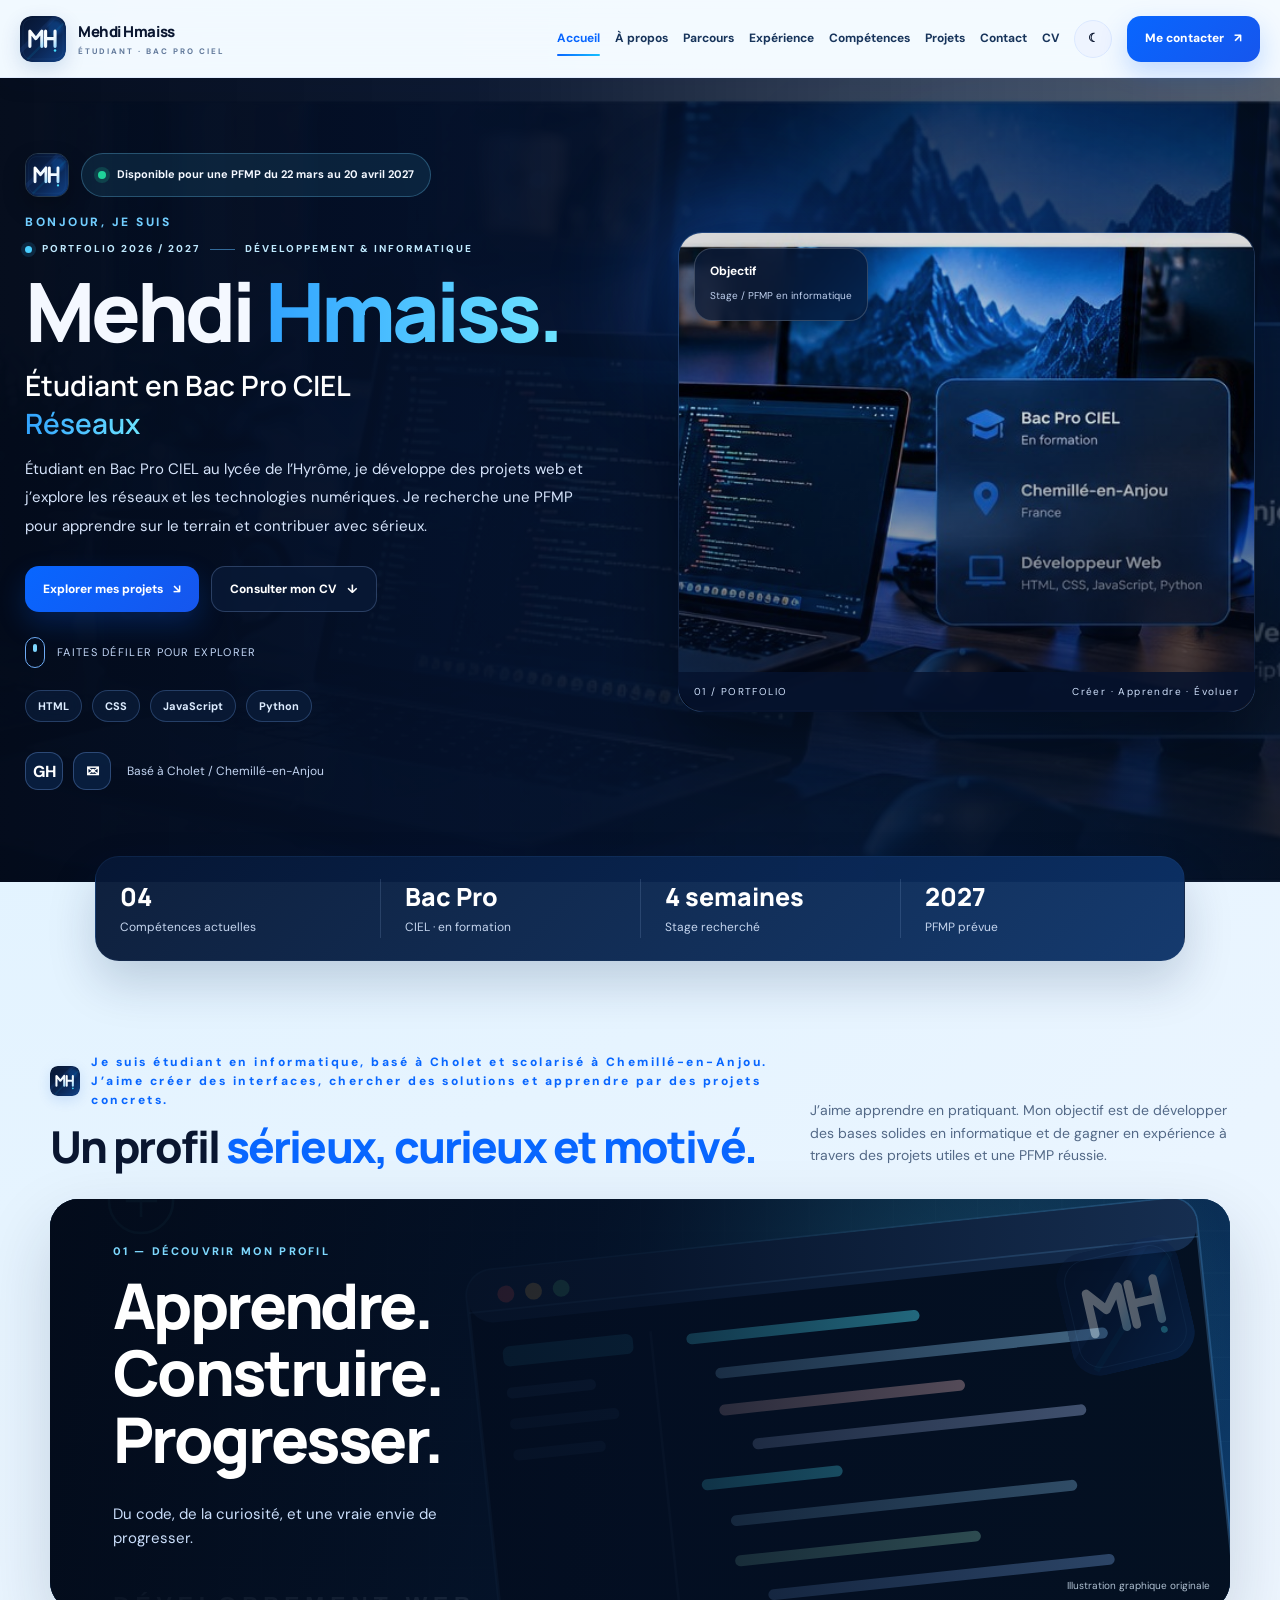
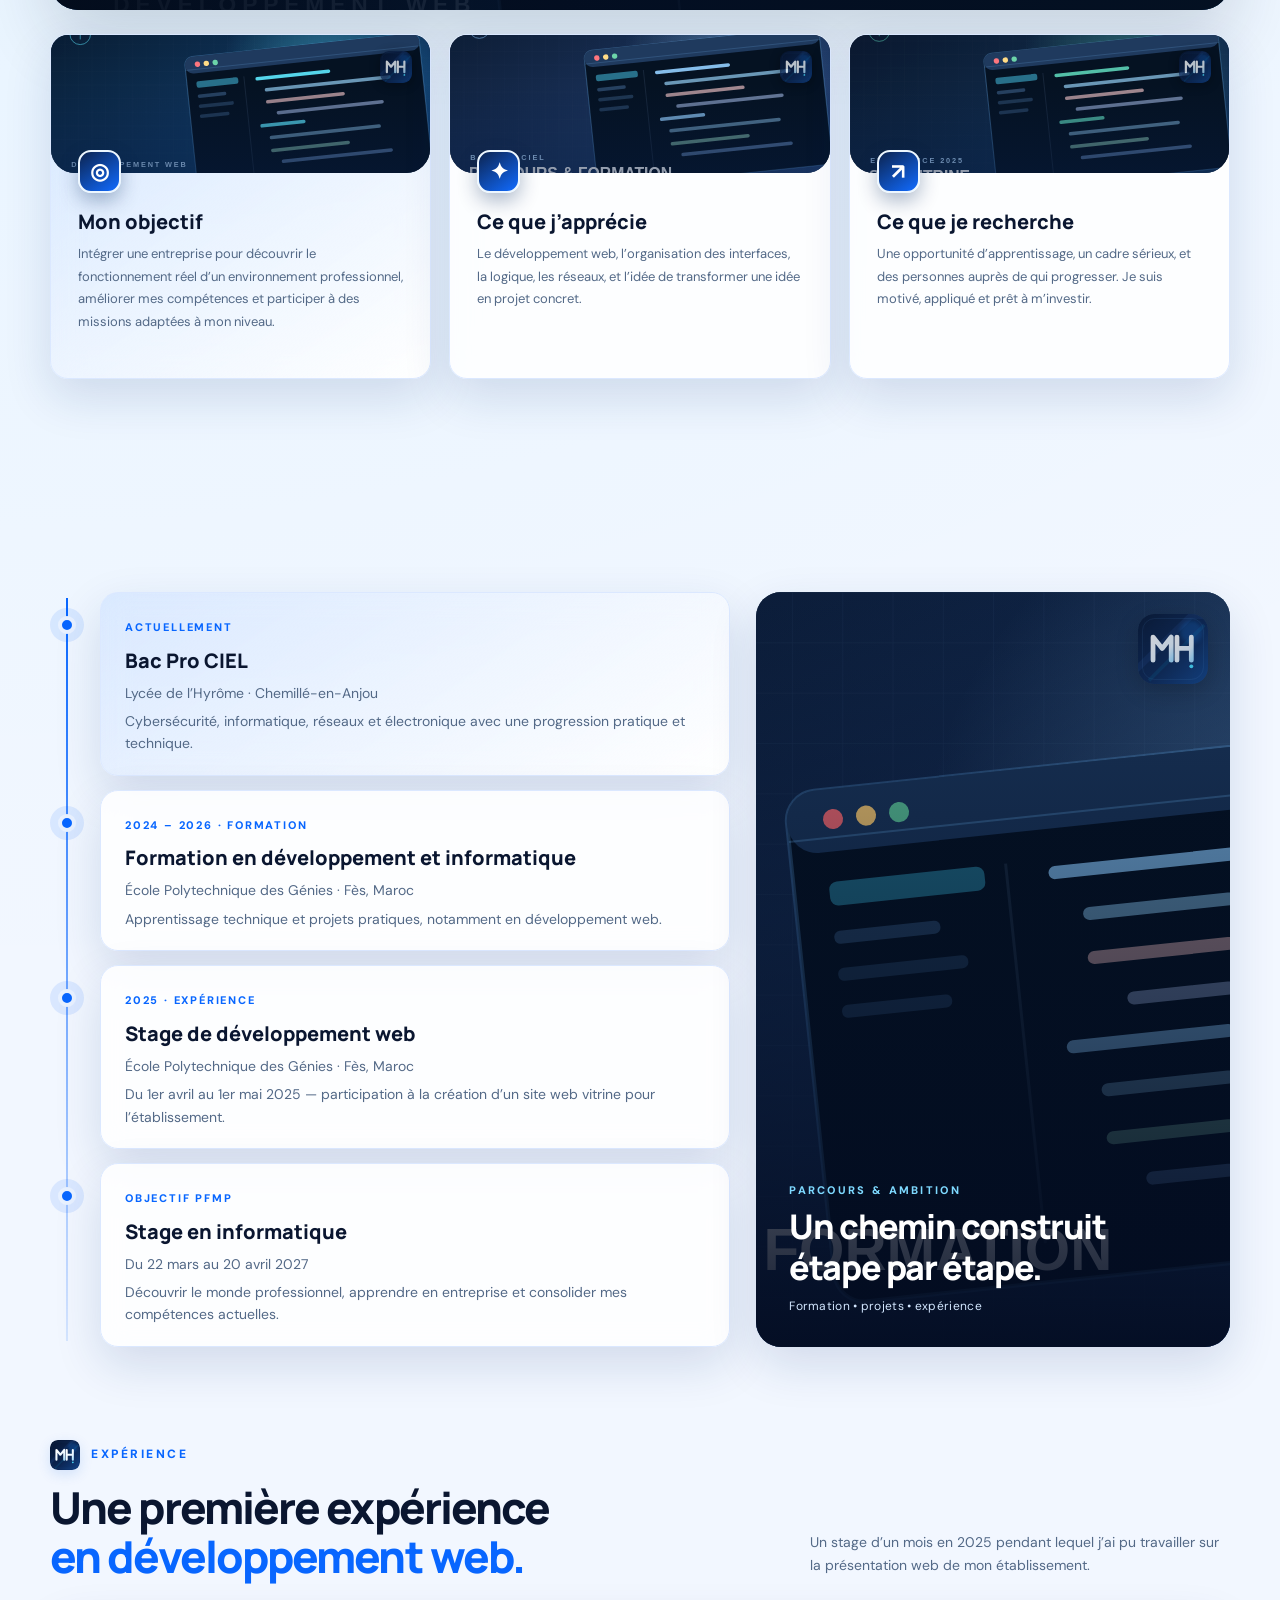
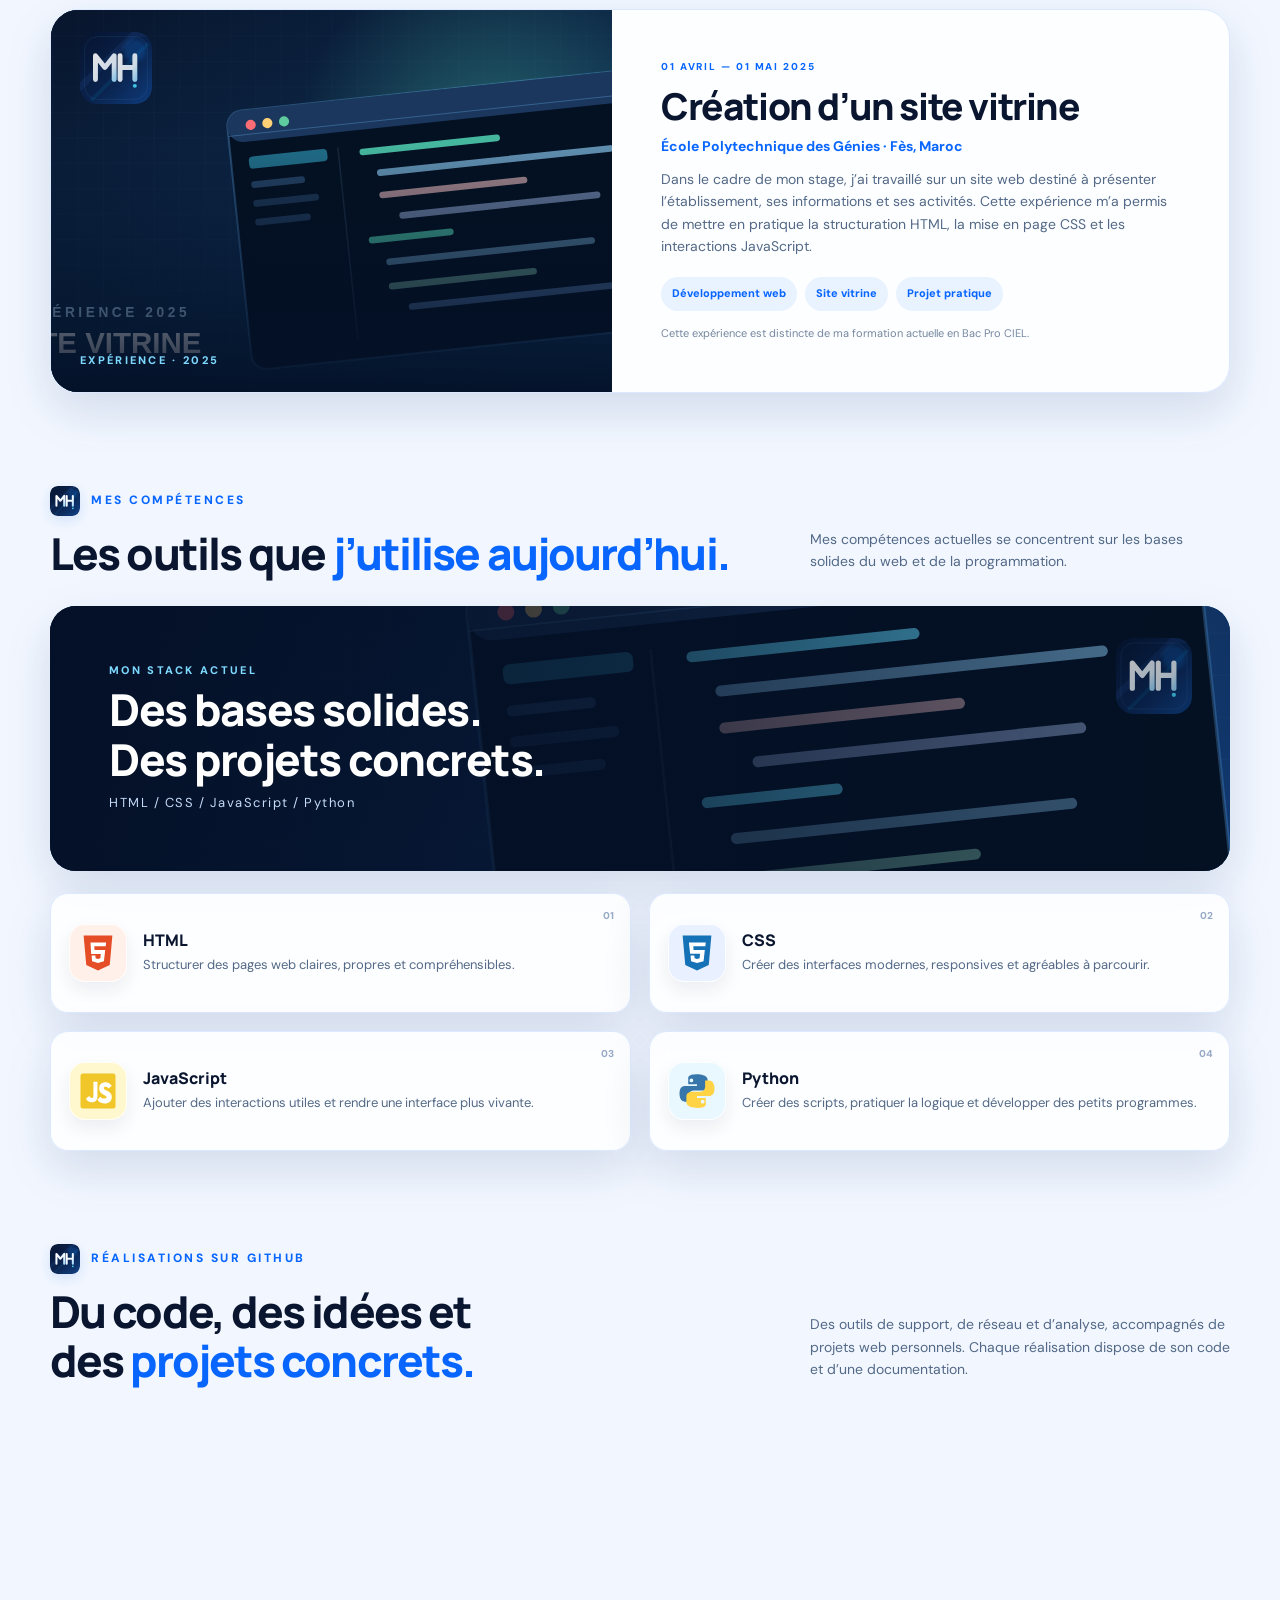
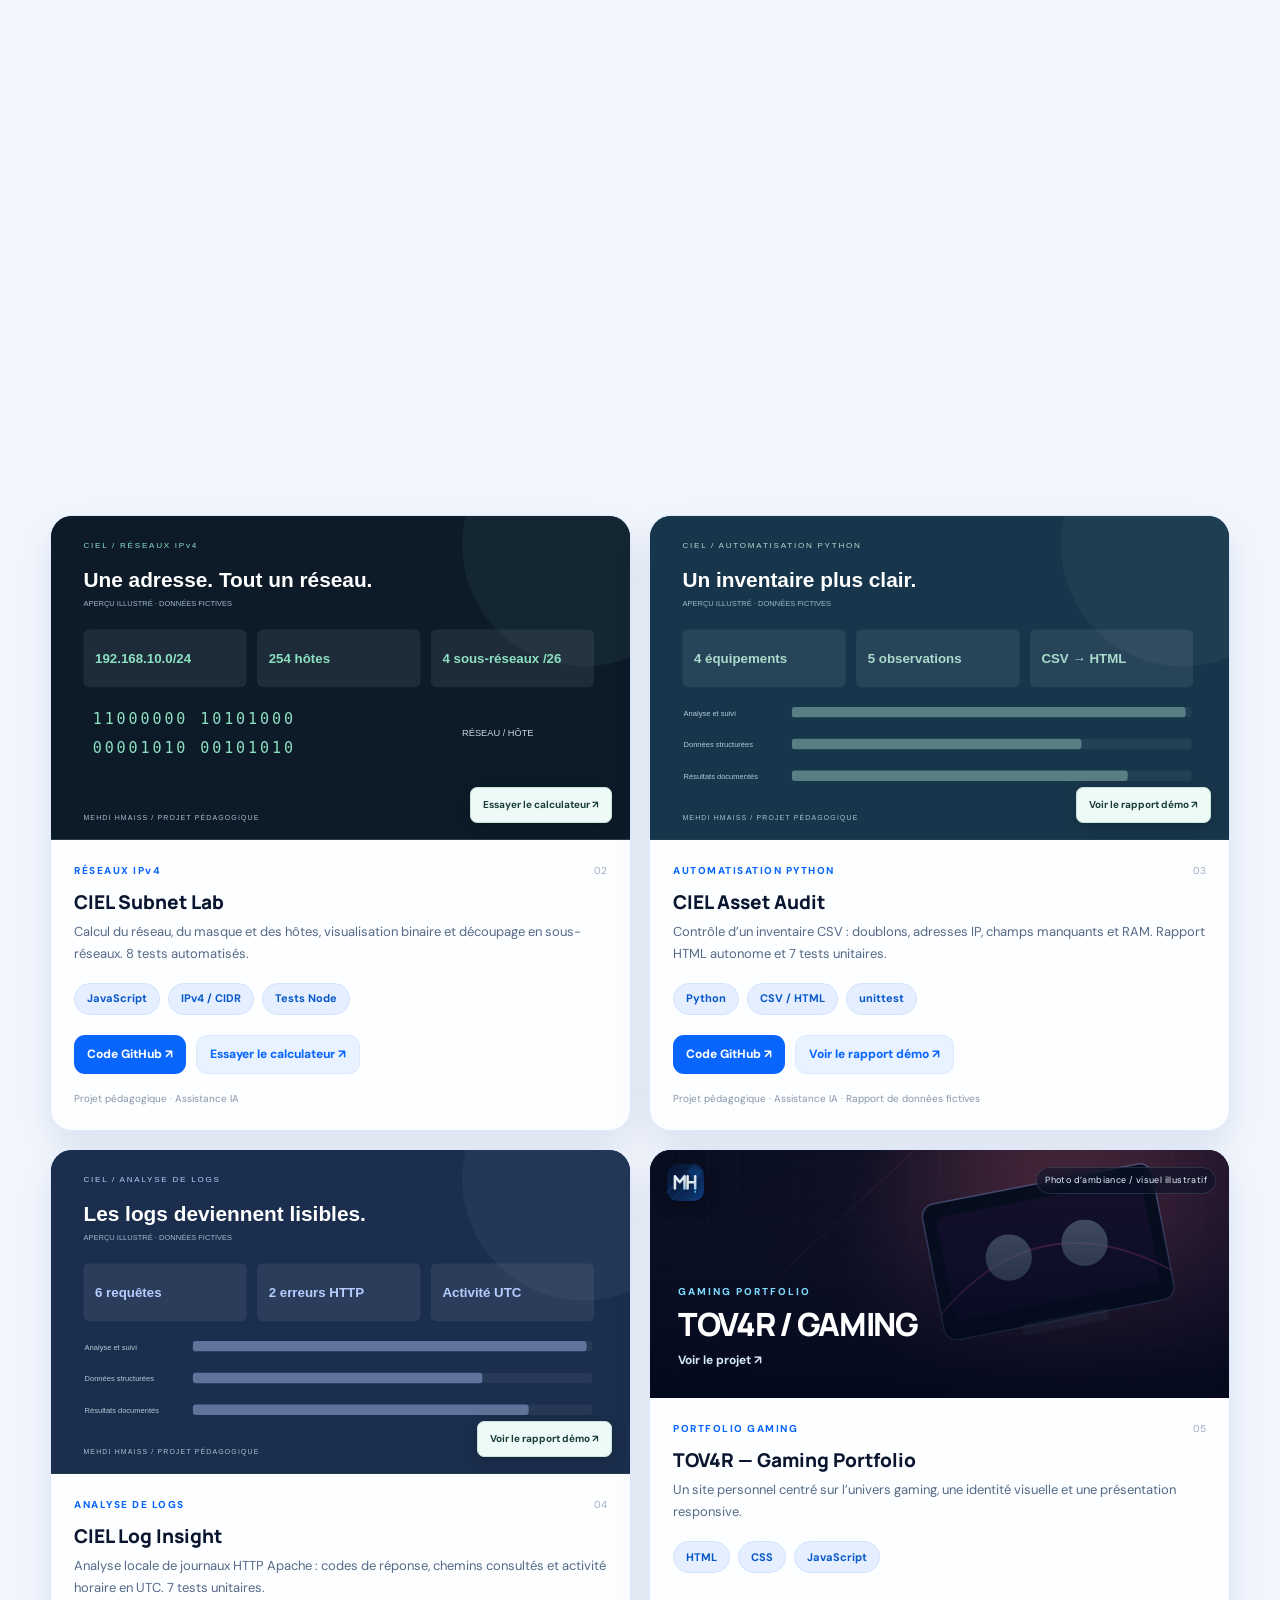
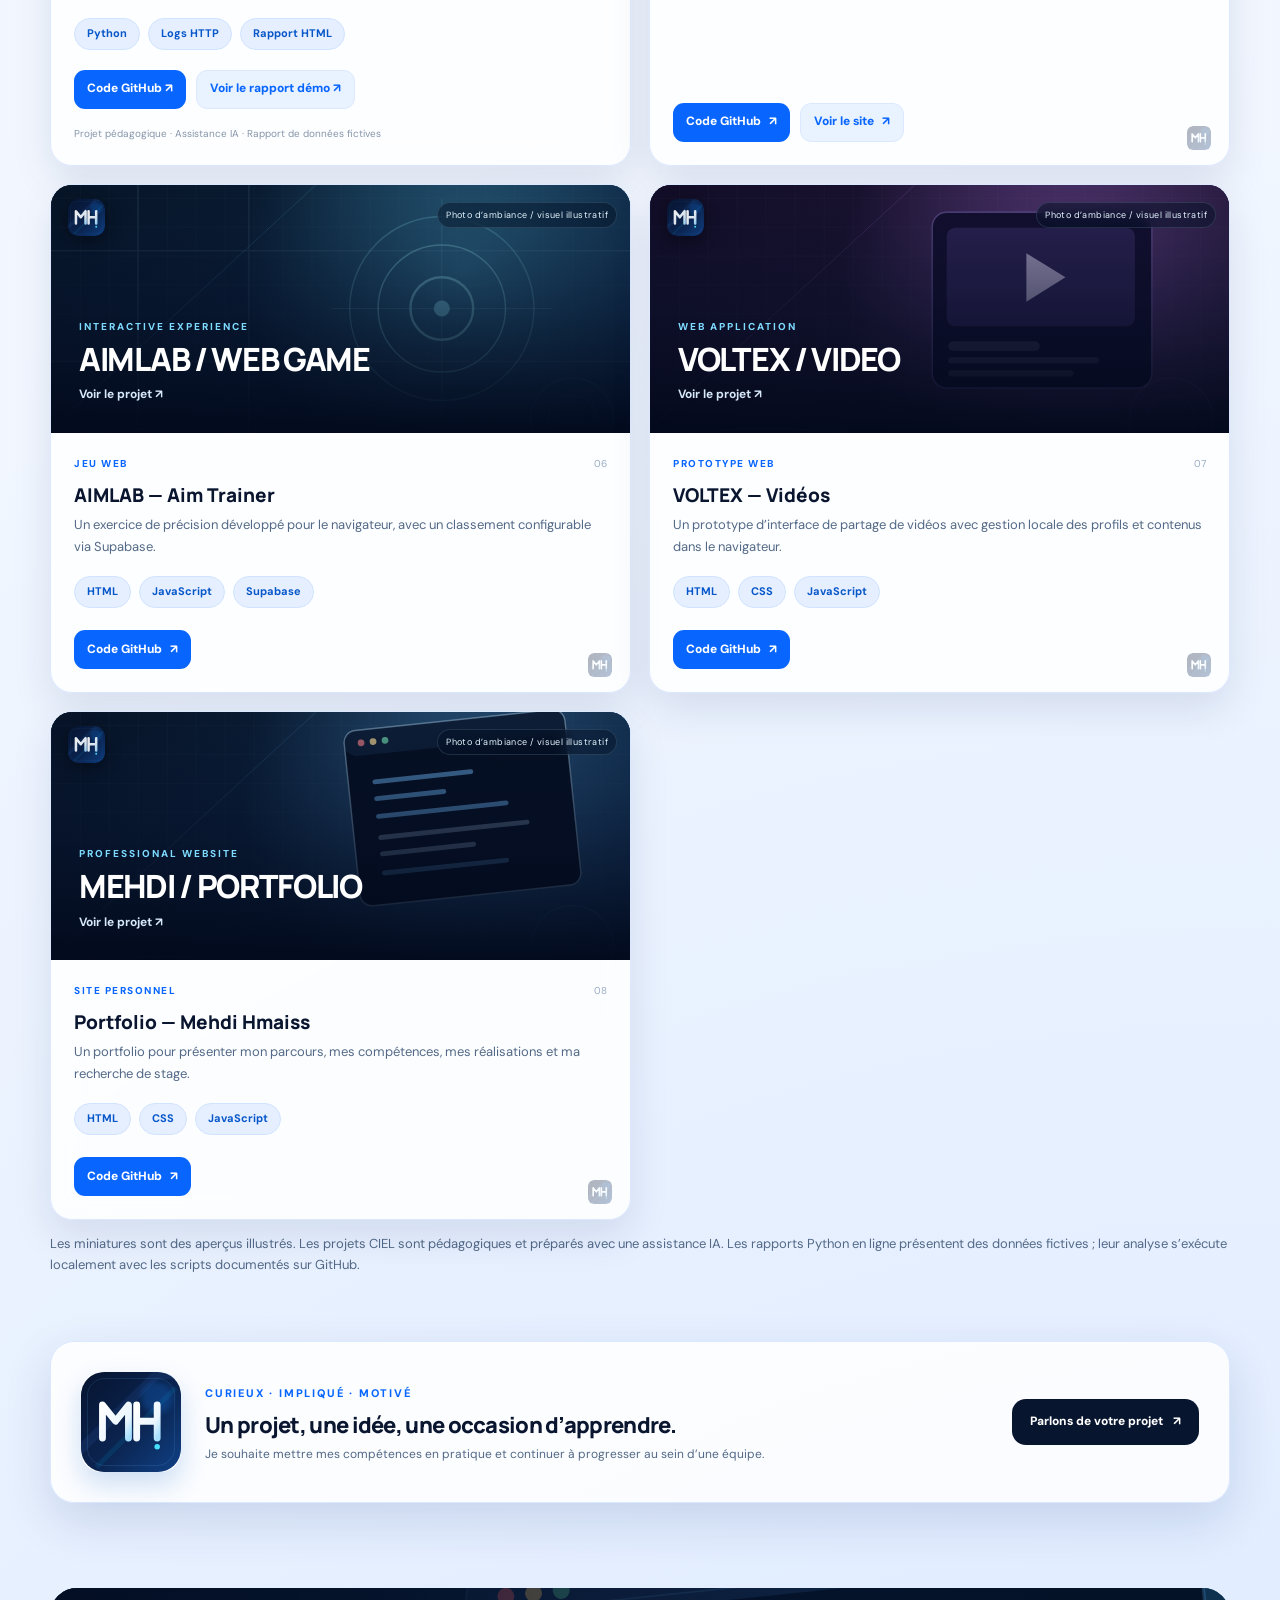
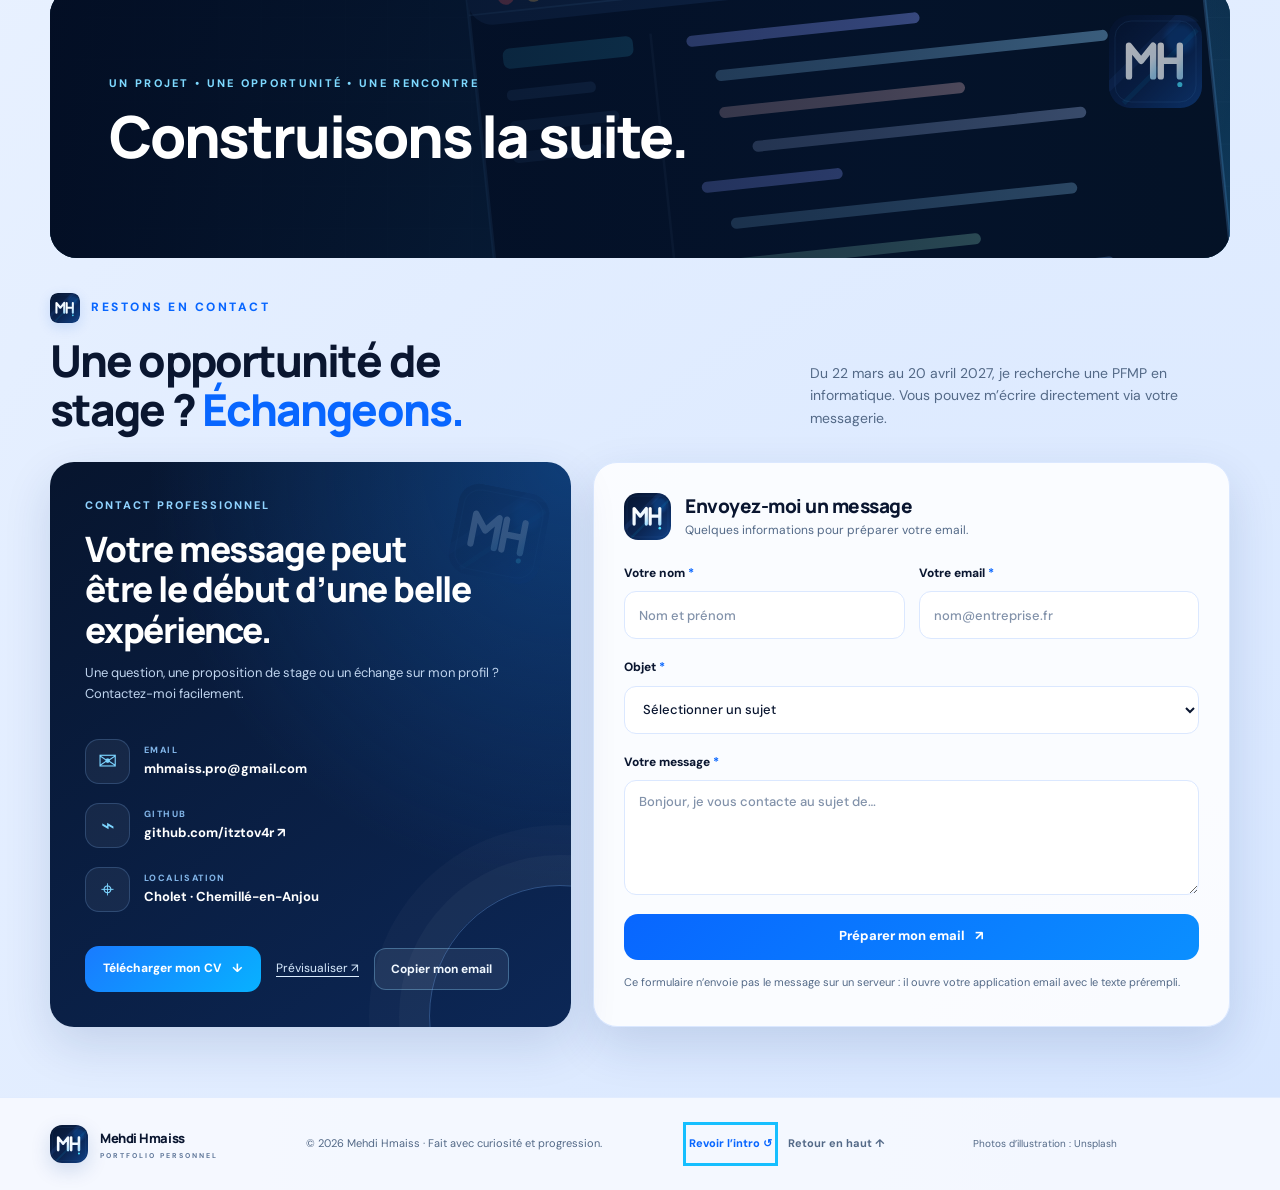
<file: index.html>
<!DOCTYPE html>
<html lang="fr">
<head>
<meta charset="utf-8"/>
<meta content="width=device-width, initial-scale=1.0" name="viewport"/>
<meta content="Mehdi Hmaiss — Portfolio professionnel. Étudiant en Bac Pro CIEL à Chemillé-en-Anjou, projets HTML, CSS, JavaScript et Python. PFMP du 22 mars au 20 avril 2027." name="description"/>
<meta content="#091225" name="theme-color"/>
<meta content="website" property="og:type"/>
<meta content="Mehdi Hmaiss — Portfolio" property="og:title"/>
<meta content="Étudiant en Bac Pro CIEL. Développement web, projets et recherche de PFMP en informatique." property="og:description"/>
<title>Mehdi Hmaiss — Portfolio</title>
<link href="style.css" rel="stylesheet"/>
<script defer="" src="script.js"></script>
<link href="https://images.unsplash.com" rel="preconnect"/><link href="https://fonts.googleapis.com" rel="preconnect"/><link crossorigin="" href="https://fonts.gstatic.com" rel="preconnect"/><meta content="assets/branding/social-card.png" property="og:image"/><meta content="index, follow" name="robots"/><link href="assets/branding/favicon.svg" rel="icon" type="image/svg+xml"/><link href="assets/branding/mh-logo-64.png" rel="icon" sizes="64x64" type="image/png"/><link href="assets/branding/mh-logo-180.png" rel="apple-touch-icon"/><meta content="light dark" name="color-scheme"/><noscript><style>body.loading{overflow:auto}.intro-screen{display:none!important}.reveal{opacity:1!important;transform:none!important}</style></noscript></head>
<body class="loading">
<a class="skip-link" href="#contenu">Aller au contenu</a>
<div class="intro-screen" id="intro-screen">
<div class="intro-orb orb-1"></div>
<div class="intro-orb orb-2"></div>
<div class="intro-box"><span aria-hidden="true" class="intro-brand-halo"><img alt="" loading="lazy" src="assets/branding/mh-logo.svg"/></span>
<div class="intro-logo-wrap">
<img alt="Logo Mehdi Hmaiss" class="intro-logo" src="assets/branding/mh-logo.svg"/>
</div>
<p class="intro-kicker">PORTFOLIO / DEVELOPPEMENT / CIEL</p>
<h1 class="intro-title">Mehdi Hmaiss</h1>
<p class="intro-subtitle">Chargement de l’expérience…</p>
<div aria-hidden="true" class="intro-progress">
<span></span>
</div>
</div>
<button class="intro-skip" id="intro-skip" type="button">Passer l’animation <span aria-hidden="true">→</span></button>
</div>
<div aria-hidden="true" class="scroll-progress" id="scroll-progress"></div>
<header class="site-header">
<nav aria-label="Navigation principale" class="nav wrap">
<a class="brand" href="#accueil">
<span class="brand-mark">
<img alt="Logo MH" class="brand-logo" src="assets/branding/mh-logo.svg"/>
</span>
<span class="brand-copy">
<strong>Mehdi Hmaiss</strong>
<small>ÉTUDIANT · BAC PRO CIEL</small>
</span>
</a>
<button aria-controls="nav-links" aria-expanded="false" aria-label="Ouvrir le menu" class="menu-toggle" id="menu-toggle">☰</button>
<div class="nav-links" id="nav-links">
<a href="#accueil">Accueil</a>
<a href="#apropos">À propos</a>
<a href="#parcours">Parcours</a>
<a href="#experience">Expérience</a><a href="#competences">Compétences</a>
<a href="#projets">Projets</a>
<a href="#contact">Contact</a>
<a href="cv.html" rel="noopener" target="_blank">CV</a>
<button aria-label="Changer de thème" aria-pressed="false" class="theme-toggle" id="theme-toggle">☾</button>
<a class="nav-cta" href="#contact">Me contacter <span>↗</span></a>
</div>
</nav>
</header>
<main id="contenu">
<section class="hero" data-visual="cinematic" id="accueil"><img alt="" aria-hidden="true" class="hero-photo remote-photo" data-fallback="assets/workspace.jpg" data-local-alt="Illustration graphique sur le thème de l’informatique" decoding="async" fetchpriority="high" src="https://images.unsplash.com/photo-1754548930550-be9fa88874f4?auto=format&amp;fit=crop&amp;w=1700&amp;q=82"/>
<div class="hero-overlay"></div>
<div class="wrap hero-grid">
<div class="hero-copy reveal">
<div class="hero-intro-row">
  <span aria-hidden="true" class="hero-brand-signature"><img alt="" src="assets/branding/mh-logo.svg"/></span>
  <div class="availability"><i aria-hidden="true"></i><span>Disponible pour une PFMP du 22 mars au 20 avril 2027</span></div>
</div>
<p class="kicker">BONJOUR, JE SUIS</p>
<div class="hero-overline"><span class="signal-dot"></span> PORTFOLIO 2026 / 2027 <span class="overline-rule"></span> DÉVELOPPEMENT &amp; INFORMATIQUE</div>
<h1>Mehdi <span>Hmaiss.</span></h1>
<h2>
                    Étudiant en Bac Pro CIEL<br/>
<span class="rotating-role" data-words="Développement web,Réseaux,Programmation,Apprentissage continu" id="rotating-role">Développement web</span>
</h2>
<p class="hero-text">Étudiant en Bac Pro CIEL au lycée de l’Hyrôme, je développe des projets web et j’explore les réseaux et les technologies numériques. Je recherche une PFMP pour apprendre sur le terrain et contribuer avec sérieux.</p>
<div class="hero-actions">
<a class="btn primary" href="#projets">Explorer mes projets <span aria-hidden="true">↘</span></a>
<a class="btn secondary" href="cv.html">Consulter mon CV <span aria-hidden="true">↓</span></a>
</div>
<div class="hero-scroll-indicator"><span></span> Faites défiler pour explorer</div>
<div class="hero-highlights">
<span>HTML</span>
<span>CSS</span>
<span>JavaScript</span>
<span>Python</span>
</div>
<div class="social-row">
<a aria-label="GitHub" href="https://github.com/itztov4r" rel="noopener" target="_blank">GH</a>
<a aria-label="Email" href="mailto:mhmaiss.pro@gmail.com">✉</a>
<span>Basé à Cholet / Chemillé-en-Anjou</span>
</div>
</div>
<div class="hero-visual reveal">
<div class="visual-glow"></div>
<img alt="Photographie d’illustration d’un espace informatique" class="workspace" src="assets/workspace.jpg"/>
<div class="floating-card floating-mini">
<div>
<strong>Objectif</strong>
<small>Stage / PFMP en informatique</small>
</div>
</div>
<div class="visual-caption">
<span>01 / PORTFOLIO</span>
<span>Créer · Apprendre · Évoluer</span>
</div>
</div>
</div>
</section>
<section aria-label="Statistiques clés" class="quick-stats wrap reveal">
<div>
<strong>04</strong>
<span>Compétences actuelles</span>
</div>
<div>
<strong>Bac Pro</strong>
<span>CIEL · en formation</span>
</div>
<div>
<strong>4 semaines</strong>
<span>Stage recherché</span>
</div>
<div>
<strong>2027</strong>
<span>PFMP prévue</span>
</div>
</section>
<section class="section wrap" id="apropos">
<div class="section-head reveal section-head-split">
<div>
<p class="kicker"><span aria-hidden="true" class="section-brand-seal"><img alt="" loading="lazy" src="assets/branding/mh-logo.svg"/></span>Je suis étudiant en informatique, basé à Cholet et scolarisé à Chemillé-en-Anjou. J’aime créer des interfaces, chercher des solutions et apprendre par des projets concrets.</p>
<h2>Un profil <span>sérieux, curieux et motivé.</span></h2>
</div>
<p>
                J’aime apprendre en pratiquant. Mon objectif est de développer des bases solides
                en informatique et de gagner en expérience à travers des projets utiles et une PFMP réussie.
            </p>
</div>
<div class="editorial-banner about-banner reveal">
<img alt="Illustration d’une personne qui travaille sur du code informatique" class="remote-photo" data-fallback="assets/illustrations/about-code.svg" data-local-alt="Illustration graphique sur le thème de l’informatique" decoding="async" loading="lazy" src="https://images.unsplash.com/photo-1618477388954-7852f32655ec?auto=format&amp;fit=crop&amp;w=1300&amp;q=80"/>
<div class="editorial-banner-caption"><span>01 — DÉCOUVRIR MON PROFIL</span><strong>Apprendre.<br/>Construire.<br/>Progresser.</strong><p>Du code, de la curiosité, et une vraie envie de progresser.</p></div>
<span class="visual-photo-credit">Photographie d’illustration · Unsplash</span>
<span aria-hidden="true" class="banner-brand-watermark"><img alt="" loading="lazy" src="assets/branding/mh-logo.svg"/></span></div><div class="about-grid">
<article class="about-card reveal accent-card"><span aria-hidden="true" class="card-brand-corner"><img alt="" loading="lazy" src="assets/branding/mh-logo.svg"/></span>
<div class="about-card-visual about-card-visual-1"><img alt="" decoding="async" loading="lazy" src="assets/illustrations/about-code.svg"/></div><div class="about-icon">◎</div>
<h3>Mon objectif</h3>
<p>
                    Intégrer une entreprise pour découvrir le fonctionnement réel d’un environnement professionnel,
                    améliorer mes compétences et participer à des missions adaptées à mon niveau.
                </p>
</article>
<article class="about-card reveal"><span aria-hidden="true" class="card-brand-corner"><img alt="" loading="lazy" src="assets/branding/mh-logo.svg"/></span>
<div class="about-card-visual about-card-visual-2"><img alt="" decoding="async" loading="lazy" src="assets/illustrations/journey-lab.svg"/></div><div class="about-icon">✦</div>
<h3>Ce que j’apprécie</h3>
<p>
                    Le développement web, l’organisation des interfaces, la logique, les réseaux,
                    et l’idée de transformer une idée en projet concret.
                </p>
</article>
<article class="about-card reveal"><span aria-hidden="true" class="card-brand-corner"><img alt="" loading="lazy" src="assets/branding/mh-logo.svg"/></span>
<div class="about-card-visual about-card-visual-3"><img alt="" decoding="async" loading="lazy" src="assets/illustrations/experience-editor.svg"/></div><div class="about-icon">↗</div>
<h3>Ce que je recherche</h3>
<p>
                    Une opportunité d’apprentissage, un cadre sérieux, et des personnes auprès de qui progresser.
                    Je suis motivé, appliqué et prêt à m’investir.
                </p>
</article>
</div>
</section>
<section class="section timeline-section" id="parcours">
<div class="wrap">
<div class="section-head reveal section-head-split">
<div>
<p class="kicker"><span aria-hidden="true" class="section-brand-seal"><img alt="" loading="lazy" src="assets/branding/mh-logo.svg"/></span>MON PARCOURS</p>
<h2>Formation et <span>évolution.</span></h2>
</div>
<p>
                    Voici une vue rapide de mon parcours actuel et de la période de stage que je souhaite effectuer.
                </p>
</div>
<div class="timeline-layout"><div class="timeline reveal">
<article class="timeline-item current">
<span class="timeline-dot"></span>
<div class="timeline-content">
<small>ACTUELLEMENT</small>
<h3>Bac Pro CIEL</h3>
<p>Lycée de l’Hyrôme · Chemillé-en-Anjou</p>
<p>Cybersécurité, informatique, réseaux et électronique avec une progression pratique et technique.</p>
</div>
</article><div class="timeline-item"><span class="timeline-dot"></span><div class="timeline-content"><small>2024 – 2026 · FORMATION</small><h3>Formation en développement et informatique</h3><p>École Polytechnique des Génies · Fès, Maroc</p><p>Apprentissage technique et projets pratiques, notamment en développement web.</p></div></div><div class="timeline-item"><span class="timeline-dot"></span><div class="timeline-content"><small>2025 · EXPÉRIENCE</small><h3>Stage de développement web</h3><p>École Polytechnique des Génies · Fès, Maroc</p><p>Du 1er avril au 1er mai 2025 — participation à la création d’un site web vitrine pour l’établissement.</p></div></div><article class="timeline-item">
<span class="timeline-dot"></span>
<div class="timeline-content">
<small>OBJECTIF PFMP</small>
<h3>Stage en informatique</h3>
<p>Du 22 mars au 20 avril 2027</p>
<p>Découvrir le monde professionnel, apprendre en entreprise et consolider mes compétences actuelles.</p>
</div>
</article></div><aside class="timeline-media reveal"><img alt="Travail collaboratif autour d’ordinateurs, photo d’illustration" class="remote-photo" data-fallback="assets/illustrations/journey-lab.svg" data-local-alt="Illustration graphique sur le thème de l’informatique" decoding="async" loading="lazy" src="https://images.unsplash.com/photo-1759884247173-3db27f7fafef?auto=format&amp;fit=crop&amp;w=1100&amp;q=78"/><div class="timeline-media-caption"><span>PARCOURS &amp; AMBITION</span><strong>Un chemin construit étape par étape.</strong><small>Formation • projets • expérience</small></div><span aria-hidden="true" class="timeline-brand-watermark"><img alt="" loading="lazy" src="assets/branding/mh-logo.svg"/></span></aside></div>
</div>
</section><section class="experience-section section wrap" id="experience">
<div class="section-head reveal section-head-split"><div><p class="kicker"><span aria-hidden="true" class="section-brand-seal"><img alt="" loading="lazy" src="assets/branding/mh-logo.svg"/></span>EXPÉRIENCE</p><h2>Une première expérience <span>en développement web.</span></h2></div>
<p>Un stage d’un mois en 2025 pendant lequel j’ai pu travailler sur la présentation web de mon établissement.</p></div>
<div class="experience-card reveal"><div class="experience-photo"><img alt="Ordinateur affichant du code, photographie d’illustration" class="remote-photo" data-fallback="assets/illustrations/experience-editor.svg" data-local-alt="Illustration graphique sur le thème de l’informatique" decoding="async" loading="lazy" src="https://images.unsplash.com/photo-1555066931-4365d14bab8c?auto=format&amp;fit=crop&amp;w=1300&amp;q=80"/><span>EXPÉRIENCE · 2025</span><span aria-hidden="true" class="experience-brand-watermark"><img alt="" loading="lazy" src="assets/branding/mh-logo.svg"/></span></div>
<div class="experience-content"><span class="tiny-label">01 AVRIL — 01 MAI 2025</span><h3>Création d’un site vitrine</h3><h4>École Polytechnique des Génies · Fès, Maroc</h4><p>Dans le cadre de mon stage, j’ai travaillé sur un site web destiné à présenter l’établissement, ses informations et ses activités. Cette expérience m’a permis de mettre en pratique la structuration HTML, la mise en page CSS et les interactions JavaScript.</p>
<div class="experience-points"><span>Développement web</span><span>Site vitrine</span><span>Projet pratique</span></div><p class="experience-note">Cette expérience est distincte de ma formation actuelle en Bac Pro CIEL.</p></div></div></section>
<section class="section wrap" id="competences">
<div class="section-head reveal section-head-split">
<div>
<p class="kicker"><span aria-hidden="true" class="section-brand-seal"><img alt="" loading="lazy" src="assets/branding/mh-logo.svg"/></span>MES COMPÉTENCES</p>
<h2>Les outils que <span>j’utilise aujourd’hui.</span></h2>
</div>
<p>
                Mes compétences actuelles se concentrent sur les bases solides du web et de la programmation.
            </p>
</div>
<div class="skills-showcase reveal"><img alt="Écrans de programmation dans un environnement informatique" class="remote-photo" data-fallback="assets/illustrations/skills-terminal.svg" data-local-alt="Illustration graphique sur le thème de l’informatique" decoding="async" loading="lazy" src="https://images.unsplash.com/photo-1753715613434-9c7cb58876b9?auto=format&amp;fit=crop&amp;w=1300&amp;q=80"/><div><span>MON STACK ACTUEL</span><strong>Des bases solides.<br/>Des projets concrets.</strong><p>HTML / CSS / JavaScript / Python</p></div><span aria-hidden="true" class="skills-brand-watermark"><img alt="" loading="lazy" src="assets/branding/mh-logo.svg"/></span></div><div class="skills-grid">
<article class="skill-card reveal">
<div aria-label="Logo HTML5" class="skill-logo html">
<svg aria-hidden="true" role="img" viewbox="0 0 64 64"><path d="M9 4h46l-4.2 47L32 60 13.2 51z" fill="currentColor"></path><path d="M20 15h25l-.7 6H26l.5 6h17l-2 18-9.5 3-9.5-3-.7-9h6l.4 4.4 3.8 1.1 3.8-1.1.7-7H21z" fill="#fff"></path></svg>
</div>
<div>
<h3>HTML</h3>
<p>Structurer des pages web claires, propres et compréhensibles.</p>
</div>
<span class="skill-number">01</span>
</article>
<article class="skill-card reveal">
<div aria-label="Logo CSS3" class="skill-logo css">
<svg aria-hidden="true" role="img" viewbox="0 0 64 64"><path d="M9 4h46l-4.2 47L32 60 13.2 51z" fill="currentColor"></path><path d="M19 15h27l-.6 6H26l.5 6h18l-2 18-10.5 3-9.5-3-.8-9h6l.5 4.4 3.8 1.1 4.1-1.2.8-7.1H21z" fill="#fff"></path></svg>
</div>
<div>
<h3>CSS</h3>
<p>Créer des interfaces modernes, responsives et agréables à parcourir.</p>
</div>
<span class="skill-number">02</span>
</article>
<article class="skill-card reveal">
<div aria-label="Logo JavaScript" class="skill-logo js">
<svg aria-hidden="true" role="img" viewbox="0 0 64 64"><rect fill="currentColor" height="56" rx="4" width="56" x="4" y="4"></rect><path d="M29 17h7v23c0 7-4 10-10 10-5 0-8-2-10-6l6-4c1 2 2 3 4 3 2 0 3-1 3-4zm12 24c2 2 4 3 7 3 2 0 4-1 4-2 0-2-2-2-5-4-5-2-8-5-8-10 0-6 4-10 11-10 5 0 8 2 11 6l-6 4c-1-2-3-3-5-3s-3 1-3 2c0 2 2 3 5 4 6 3 9 5 9 11s-5 10-12 10c-6 0-10-2-13-6z" fill="#fff" transform="translate(-2 0) scale(.92 1)"></path></svg>
</div>
<div>
<h3>JavaScript</h3>
<p>Ajouter des interactions utiles et rendre une interface plus vivante.</p>
</div>
<span class="skill-number">03</span>
</article>
<article class="skill-card reveal">
<div aria-label="Logo Python" class="skill-logo py">
<svg aria-hidden="true" role="img" viewbox="0 0 64 64"><path d="M31 5c-14 0-13 6-13 6v10h14v3H13S4 23 4 36s8 13 8 13h7V39s0-8 8-8h14s8 0 8-8V14s1-9-18-9zm-8 7a3 3 0 1 1 0 6 3 3 0 0 1 0-6z" fill="#3776AB"></path><path d="M33 59c14 0 13-6 13-6V43H32v-3h19s9 1 9-12-8-13-8-13h-7v10s0 8-8 8H23s-8 0-8 8v9s-1 9 18 9zm8-7a3 3 0 1 1 0-6 3 3 0 0 1 0 6z" fill="#FFD343"></path></svg>
</div>
<div>
<h3>Python</h3>
<p>Créer des scripts, pratiquer la logique et développer des petits programmes.</p>
</div>
<span class="skill-number">04</span>
</article>
</div>
</section>
<section class="section wrap" id="projets">
<div class="section-head reveal section-head-split">
<div>
<p class="kicker"><span aria-hidden="true" class="section-brand-seal"><img alt="" loading="lazy" src="assets/branding/mh-logo.svg"/></span>RÉALISATIONS SUR GITHUB</p>
<h2>Du code, des idées et des <span>projets concrets.</span></h2>
</div>
<p>Des outils de support, de réseau et d’analyse, accompagnés de projets web personnels. Chaque réalisation dispose de son code et d’une documentation.</p>
</div>
<div aria-label="Filtrer les projets" class="project-toolbar reveal">
<div aria-label="Catégories" class="project-filters" role="group">
<button aria-pressed="true" class="filter-btn is-active" data-filter="all" type="button">Tous <span>09</span></button>
<button aria-pressed="false" class="filter-btn" data-filter="web" type="button">Sites web</button>
<button aria-pressed="false" class="filter-btn" data-filter="jeu" type="button">Jeux</button>
<button aria-pressed="false" class="filter-btn" data-filter="application" type="button">Applications</button>
<button aria-pressed="false" class="filter-btn" data-filter="reseau" type="button">Réseaux</button>
<button aria-pressed="false" class="filter-btn" data-filter="python" type="button">Python</button>
</div>
<a class="all-projects-link" href="https://github.com/itztov4r" rel="noopener noreferrer" target="_blank">Voir mon GitHub <span aria-hidden="true">↗</span></a>
</div>
<div class="projects-grid projects-grid-3" id="projects-grid">
<article class="project-card reveal ciel-project" data-category="application" data-project-card="true">
<a class="ciel-preview" href="projects/ciel-diagnostic-trainer/" aria-label="Essayer CIEL Diagnostic Trainer"><img src="assets/projects/ciel-diagnostic-trainer.svg" alt="Aperçu illustré de CIEL Diagnostic Trainer" loading="lazy" width="1000" height="560"/><span>Essayer le simulateur ↗</span></a>
<div class="project-info"><div class="project-top"><span class="project-type">DIAGNOSTIC INFORMATIQUE</span><span class="project-index">09</span></div><h3>CIEL Diagnostic Trainer</h3><p>Six situations pédagogiques de diagnostic informatique et réseau, réponses expliquées, score et entraînement interactif.</p><div class="tags"><span>HTML</span><span>CSS</span><span>JavaScript</span></div><div class="project-actions"><a class="project-link" href="https://github.com/itztov4r/Mehdi-Hmaiss/tree/main/projects/ciel-diagnostic-trainer" target="_blank" rel="noopener noreferrer">Code GitHub ↗</a><a class="project-link secondary-link" href="projects/ciel-diagnostic-trainer/">Essayer l'application ↗</a></div><p class="ciel-project-note">Projet pédagogique · Assistance IA · Cas fictifs</p></div></article>

<article class="project-card reveal ciel-project" data-category="application" data-project-card="true">
<a class="ciel-preview" href="https://itztov4r.github.io/ciel-support-desk/" target="_blank" rel="noopener noreferrer" aria-label="Essayer l’application : CIEL Support Desk"><img src="assets/projects/ciel-support-desk.svg" alt="Aperçu illustré de CIEL Support Desk" loading="lazy" width="1000" height="560"/><span>Essayer l’application ↗</span></a>
<div class="project-info"><div class="project-top"><span class="project-type">SUPPORT INFORMATIQUE</span><span class="project-index">01</span></div><h3>CIEL Support Desk</h3><p>Suivi des interventions : priorités, statuts, notes de résolution et export CSV. Données conservées dans le navigateur.</p><div class="tags"><span>HTML</span><span>CSS</span><span>JavaScript</span></div><div class="project-actions"><a class="project-link" href="https://github.com/itztov4r/ciel-support-desk" target="_blank" rel="noopener noreferrer">Code GitHub ↗</a><a class="project-link secondary-link" href="https://itztov4r.github.io/ciel-support-desk/" target="_blank" rel="noopener noreferrer">Essayer l’application ↗</a></div><p class="ciel-project-note">Projet pédagogique · Assistance IA</p></div></article>
<article class="project-card reveal ciel-project" data-category="reseau" data-project-card="true">
<a class="ciel-preview" href="https://itztov4r.github.io/ciel-subnet-lab/" target="_blank" rel="noopener noreferrer" aria-label="Essayer le calculateur : CIEL Subnet Lab"><img src="assets/projects/ciel-subnet-lab.svg" alt="Aperçu illustré de CIEL Subnet Lab" loading="lazy" width="1000" height="560"/><span>Essayer le calculateur ↗</span></a>
<div class="project-info"><div class="project-top"><span class="project-type">RÉSEAUX IPv4</span><span class="project-index">02</span></div><h3>CIEL Subnet Lab</h3><p>Calcul du réseau, du masque et des hôtes, visualisation binaire et découpage en sous-réseaux. 8 tests automatisés.</p><div class="tags"><span>JavaScript</span><span>IPv4 / CIDR</span><span>Tests Node</span></div><div class="project-actions"><a class="project-link" href="https://github.com/itztov4r/ciel-subnet-lab" target="_blank" rel="noopener noreferrer">Code GitHub ↗</a><a class="project-link secondary-link" href="https://itztov4r.github.io/ciel-subnet-lab/" target="_blank" rel="noopener noreferrer">Essayer le calculateur ↗</a></div><p class="ciel-project-note">Projet pédagogique · Assistance IA</p></div></article>
<article class="project-card reveal ciel-project" data-category="python" data-project-card="true">
<a class="ciel-preview" href="https://itztov4r.github.io/ciel-asset-audit/" target="_blank" rel="noopener noreferrer" aria-label="Voir le rapport démo : CIEL Asset Audit"><img src="assets/projects/ciel-asset-audit.svg" alt="Aperçu illustré de CIEL Asset Audit" loading="lazy" width="1000" height="560"/><span>Voir le rapport démo ↗</span></a>
<div class="project-info"><div class="project-top"><span class="project-type">AUTOMATISATION PYTHON</span><span class="project-index">03</span></div><h3>CIEL Asset Audit</h3><p>Contrôle d’un inventaire CSV : doublons, adresses IP, champs manquants et RAM. Rapport HTML autonome et 7 tests unitaires.</p><div class="tags"><span>Python</span><span>CSV / HTML</span><span>unittest</span></div><div class="project-actions"><a class="project-link" href="https://github.com/itztov4r/ciel-asset-audit" target="_blank" rel="noopener noreferrer">Code GitHub ↗</a><a class="project-link secondary-link" href="https://itztov4r.github.io/ciel-asset-audit/" target="_blank" rel="noopener noreferrer">Voir le rapport démo ↗</a></div><p class="ciel-project-note">Projet pédagogique · Assistance IA · Rapport de données fictives</p></div></article>
<article class="project-card reveal ciel-project" data-category="python" data-project-card="true">
<a class="ciel-preview" href="https://itztov4r.github.io/ciel-log-insight/" target="_blank" rel="noopener noreferrer" aria-label="Voir le rapport démo : CIEL Log Insight"><img src="assets/projects/ciel-log-insight.svg" alt="Aperçu illustré de CIEL Log Insight" loading="lazy" width="1000" height="560"/><span>Voir le rapport démo ↗</span></a>
<div class="project-info"><div class="project-top"><span class="project-type">ANALYSE DE LOGS</span><span class="project-index">04</span></div><h3>CIEL Log Insight</h3><p>Analyse locale de journaux HTTP Apache : codes de réponse, chemins consultés et activité horaire en UTC. 7 tests unitaires.</p><div class="tags"><span>Python</span><span>Logs HTTP</span><span>Rapport HTML</span></div><div class="project-actions"><a class="project-link" href="https://github.com/itztov4r/ciel-log-insight" target="_blank" rel="noopener noreferrer">Code GitHub ↗</a><a class="project-link secondary-link" href="https://itztov4r.github.io/ciel-log-insight/" target="_blank" rel="noopener noreferrer">Voir le rapport démo ↗</a></div><p class="ciel-project-note">Projet pédagogique · Assistance IA · Rapport de données fictives</p></div></article>
<article class="project-card reveal" data-category="web" data-project-card="true">
<div class="project-preview premium-preview preview-tov4r"><img alt="" aria-hidden="true" class="project-photo" decoding="async" loading="lazy" src="assets/illustrations/gaming.svg"/>
<div class="preview-window-chrome"><i></i><i></i><i></i><span>GAMING PORTFOLIO</span></div>
<div class="gaming-screen">
<div class="gaming-mini-nav"><b>TOV4R<span>.</span></b><small>GAMES / SETUP / SOCIALS</small></div>
<strong>PLAY.<br/><em>CREATE.</em><br/>REPEAT.</strong>
<div class="gaming-game-tags"><span>FIVEM</span><span>VALORANT</span><span>CS2</span></div>
</div>
<span class="project-preview-label">Photo d’ambiance / visuel illustratif</span>
<div class="project-visual-overlay"><span class="project-visual-top">GAMING PORTFOLIO</span><strong>TOV4R / GAMING</strong><small>Voir le projet ↗</small></div><span aria-hidden="true" class="project-brand-corner"><img alt="" loading="lazy" src="assets/branding/mh-logo.svg"/></span><a aria-label="Ouvrir : TOV4R — Gaming Portfolio" class="project-preview-hitarea" href="https://itztov4r.github.io/Tov4r/" rel="noopener noreferrer" target="_blank"></a></div>
<div class="project-info">
<div class="project-top"><span class="project-type">PORTFOLIO GAMING</span><span class="project-index">05</span></div>
<h3>TOV4R — Gaming Portfolio</h3>
<p>Un site personnel centré sur l’univers gaming, une identité visuelle et une présentation responsive.</p>
<div class="tags"><span>HTML</span><span>CSS</span><span>JavaScript</span></div>
<div class="project-actions">
<a class="project-link" href="https://github.com/itztov4r/Tov4r" rel="noopener noreferrer" target="_blank">Code GitHub <span aria-hidden="true">↗</span></a>
<a class="project-link secondary-link" href="https://itztov4r.github.io/Tov4r/" rel="noopener noreferrer" target="_blank">Voir le site <span aria-hidden="true">↗</span></a>
</div>
</div>
<span aria-hidden="true" class="project-brand-bottom"><img alt="" loading="lazy" src="assets/branding/mh-logo.svg"/></span></article>
<article class="project-card reveal" data-category="jeu" data-project-card="true">
<div class="project-preview premium-preview preview-aimlab"><img alt="" aria-hidden="true" class="project-photo" decoding="async" loading="lazy" src="assets/illustrations/aimlab.svg"/>
<div class="preview-window-chrome"><i></i><i></i><i></i><span>AIM TRAINING</span></div>
<div class="aim-screen">
<div class="aim-topbar"><b>AIMLAB</b><span>00:30</span><span>SCORE 1250</span></div>
<div class="aim-target"><span></span></div>
<div class="aim-bottom">PRECISION / REFLEXES / PROGRESSION</div>
</div>
<span class="project-preview-label">Photo d’ambiance / visuel illustratif</span>
<div class="project-visual-overlay"><span class="project-visual-top">INTERACTIVE EXPERIENCE</span><strong>AIMLAB / WEB GAME</strong><small>Voir le projet ↗</small></div><span aria-hidden="true" class="project-brand-corner"><img alt="" loading="lazy" src="assets/branding/mh-logo.svg"/></span><a aria-label="Ouvrir : AIMLAB — Aim Trainer" class="project-preview-hitarea" href="https://github.com/itztov4r/Aim-lab" rel="noopener noreferrer" target="_blank"></a></div>
<div class="project-info">
<div class="project-top"><span class="project-type">JEU WEB</span><span class="project-index">06</span></div>
<h3>AIMLAB — Aim Trainer</h3>
<p>Un exercice de précision développé pour le navigateur, avec un classement configurable via Supabase.</p>
<div class="tags"><span>HTML</span><span>JavaScript</span><span>Supabase</span></div>
<div class="project-actions">
<a class="project-link" href="https://github.com/itztov4r/Aim-lab" rel="noopener noreferrer" target="_blank">Code GitHub <span aria-hidden="true">↗</span></a>
</div>
</div>
<span aria-hidden="true" class="project-brand-bottom"><img alt="" loading="lazy" src="assets/branding/mh-logo.svg"/></span></article>
<article class="project-card reveal" data-category="application" data-project-card="true">
<div class="project-preview premium-preview preview-voltex"><img alt="" aria-hidden="true" class="project-photo" decoding="async" loading="lazy" src="assets/illustrations/voltex.svg"/>
<div class="preview-window-chrome"><i></i><i></i><i></i><span>VIDEO PLATFORM</span></div>
<div class="voltex-screen">
<div class="voltex-navbar"><strong>VOLTEX<span>.</span></strong><span>+ IMPORTER</span></div>
<div class="voltex-gallery"><div class="video-card one"><i>▶</i></div><div class="video-card two"><i>▶</i></div><div class="video-card three"><i>▶</i></div></div>
<div class="voltex-caption">UPLOAD / BIBLIOTHÈQUE / PROFIL</div>
</div>
<span class="project-preview-label">Photo d’ambiance / visuel illustratif</span>
<div class="project-visual-overlay"><span class="project-visual-top">WEB APPLICATION</span><strong>VOLTEX / VIDEO</strong><small>Voir le projet ↗</small></div><span aria-hidden="true" class="project-brand-corner"><img alt="" loading="lazy" src="assets/branding/mh-logo.svg"/></span><a aria-label="Ouvrir : VOLTEX — Vidéos" class="project-preview-hitarea" href="https://github.com/itztov4r/upload" rel="noopener noreferrer" target="_blank"></a></div>
<div class="project-info">
<div class="project-top"><span class="project-type">PROTOTYPE WEB</span><span class="project-index">07</span></div>
<h3>VOLTEX — Vidéos</h3>
<p>Un prototype d’interface de partage de vidéos avec gestion locale des profils et contenus dans le navigateur.</p>
<div class="tags"><span>HTML</span><span>CSS</span><span>JavaScript</span></div>
<div class="project-actions">
<a class="project-link" href="https://github.com/itztov4r/upload" rel="noopener noreferrer" target="_blank">Code GitHub <span aria-hidden="true">↗</span></a>
</div>
</div>
<span aria-hidden="true" class="project-brand-bottom"><img alt="" loading="lazy" src="assets/branding/mh-logo.svg"/></span></article>
<article class="project-card reveal" data-category="web" data-project-card="true">
<div class="project-preview premium-preview preview-portfolio"><img alt="" aria-hidden="true" class="project-photo" decoding="async" loading="lazy" src="assets/illustrations/portfolio.svg"/>
<div class="preview-window-chrome"><i></i><i></i><i></i><span>PORTFOLIO</span></div>
<div class="portfolio-screen"><div class="portfolio-top"><b>MH<span>.</span></b><small>À PROPOS　 PROJETS　 CONTACT</small></div><div class="portfolio-main"><span>BONJOUR, JE SUIS</span><strong>MEHDI<br/>HMAISS.</strong><small>HTML · CSS · JAVASCRIPT · PYTHON</small><div class="portfolio-cta"></div></div></div>
<span class="project-preview-label">Photo d’ambiance / visuel illustratif</span>
<div class="project-visual-overlay"><span class="project-visual-top">PROFESSIONAL WEBSITE</span><strong>MEHDI / PORTFOLIO</strong><small>Voir le projet ↗</small></div><span aria-hidden="true" class="project-brand-corner"><img alt="" loading="lazy" src="assets/branding/mh-logo.svg"/></span><a aria-label="Ouvrir : Portfolio — Mehdi Hmaiss" class="project-preview-hitarea" href="https://github.com/itztov4r/Mehdi-Hmaiss" rel="noopener noreferrer" target="_blank"></a></div>
<div class="project-info">
<div class="project-top"><span class="project-type">SITE PERSONNEL</span><span class="project-index">08</span></div>
<h3>Portfolio — Mehdi Hmaiss</h3>
<p>Un portfolio pour présenter mon parcours, mes compétences, mes réalisations et ma recherche de stage.</p>
<div class="tags"><span>HTML</span><span>CSS</span><span>JavaScript</span></div>
<div class="project-actions">
<a class="project-link" href="https://github.com/itztov4r/Mehdi-Hmaiss" rel="noopener noreferrer" target="_blank">Code GitHub <span aria-hidden="true">↗</span></a>
</div>
</div>
<span aria-hidden="true" class="project-brand-bottom"><img alt="" loading="lazy" src="assets/branding/mh-logo.svg"/></span></article>
</div>
<p class="project-note reveal">Les miniatures sont des aperçus illustrés. Les projets CIEL sont pédagogiques et préparés avec une assistance IA. Les rapports Python en ligne présentent des données fictives ; leur analyse s’exécute localement avec les scripts documentés sur GitHub.</p>
</section>
<section aria-label="Découvrir mon profil" class="feature-band wrap reveal">
<div aria-hidden="true" class="feature-band-symbol"><img alt="" loading="lazy" src="assets/branding/mh-logo.svg"/></div>
<div class="feature-band-copy"><span>CURIEUX · IMPLIQUÉ · MOTIVÉ</span><h2>Un projet, une idée, une occasion d’apprendre.</h2><p>Je souhaite mettre mes compétences en pratique et continuer à progresser au sein d’une équipe.</p></div>
<a class="btn feature-band-button" href="#contact">Parlons de votre projet <span aria-hidden="true">↗</span></a>
</section>
<section class="contact-section wrap" id="contact"><div class="contact-art reveal"><img alt="Espace de travail informatique, photographie d’illustration" class="remote-photo" data-fallback="assets/illustrations/contact-tech.svg" data-local-alt="Illustration graphique sur le thème de l’informatique" decoding="async" loading="lazy" src="https://images.unsplash.com/photo-1759884247173-3db27f7fafef?auto=format&amp;fit=crop&amp;w=1300&amp;q=78"/><div><span>UN PROJET • UNE OPPORTUNITÉ • UNE RENCONTRE</span><strong>Construisons la suite.</strong></div><span aria-hidden="true" class="contact-brand-watermark"><img alt="" loading="lazy" src="assets/branding/mh-logo.svg"/></span></div>
<div class="section-head reveal section-head-split">
<div><p class="kicker"><span aria-hidden="true" class="section-brand-seal"><img alt="" loading="lazy" src="assets/branding/mh-logo.svg"/></span>RESTONS EN CONTACT</p><h2>Une opportunité de stage ? <span>Échangeons.</span></h2></div>
<p>Du 22 mars au 20 avril 2027, je recherche une PFMP en informatique. Vous pouvez m’écrire directement via votre messagerie.</p>
</div>
<div class="contact-layout">
<div class="contact-details reveal">
<p class="contact-eyebrow">CONTACT PROFESSIONNEL</p>
<h3>Votre message peut être le début d’une belle expérience.</h3>
<p>Une question, une proposition de stage ou un échange sur mon profil ? Contactez-moi facilement.</p>
<div class="contact-info-list">
<div class="contact-info-item"><span aria-hidden="true" class="contact-icon">✉</span><div><small>EMAIL</small><a href="mailto:mhmaiss.pro@gmail.com">mhmaiss.pro@gmail.com</a></div></div>
<div class="contact-info-item"><span aria-hidden="true" class="contact-icon">⌁</span><div><small>GITHUB</small><a href="https://github.com/itztov4r" rel="noopener noreferrer" target="_blank">github.com/itztov4r ↗</a></div></div>
<div class="contact-info-item"><span aria-hidden="true" class="contact-icon">⌖</span><div><small>LOCALISATION</small><strong>Cholet · Chemillé-en-Anjou</strong></div></div>
</div>
<div class="contact-cv-row"><a class="btn contact-cv-btn" download="CV-Mehdi-Hmaiss.pdf" href="cv.html">Télécharger mon CV <span aria-hidden="true">↓</span></a><a class="contact-preview-link" href="cv.html" rel="noopener noreferrer" target="_blank">Prévisualiser ↗</a><button class="copy-email-button" id="copy-email" type="button">Copier mon email</button><span aria-live="polite" class="copy-email-status" id="copy-email-status" role="status"></span></div>
<span aria-hidden="true" class="contact-brand-seal"><img alt="" loading="lazy" src="assets/branding/mh-logo.svg"/></span></div>
<form class="contact-form reveal" id="contact-form" novalidate="">
<div class="form-head"><span class="form-avatar"><img alt="" src="assets/branding/mh-logo.svg"/></span><div><h3>Envoyez-moi un message</h3><p>Quelques informations pour préparer votre email.</p></div></div>
<div class="form-row">
<div class="form-field"><label for="contact-name">Votre nom <span>*</span></label><input autocomplete="name" id="contact-name" maxlength="100" minlength="2" name="name" placeholder="Nom et prénom" required="" type="text"/></div>
<div class="form-field"><label for="contact-email">Votre email <span>*</span></label><input autocomplete="email" id="contact-email" maxlength="160" name="email" placeholder="nom@entreprise.fr" required="" type="email"/></div>
</div>
<div class="form-field"><label for="contact-subject">Objet <span>*</span></label><select id="contact-subject" name="subject" required=""><option value="">Sélectionner un sujet</option><option value="Proposition de stage / PFMP">Proposition de stage / PFMP</option><option value="Question sur mon portfolio">Question sur mon portfolio</option><option value="Échange professionnel">Échange professionnel</option><option value="Autre demande">Autre demande</option></select></div>
<div class="form-field"><label for="contact-message">Votre message <span>*</span></label><textarea id="contact-message" maxlength="3000" minlength="10" name="message" placeholder="Bonjour, je vous contacte au sujet de…" required="" rows="5"></textarea></div>
<button class="btn contact-submit" type="submit">Préparer mon email <span aria-hidden="true">↗</span></button>
<p class="contact-hint">Ce formulaire n’envoie pas le message sur un serveur : il ouvre votre application email avec le texte prérempli.</p>
<p aria-live="polite" class="form-status" id="form-status" role="status"></p>
</form>
</div>
</section>
</main>
<footer class="footer">
<div class="wrap footer-inner">
<a class="brand" href="#accueil">
<span class="brand-mark">
<img alt="" class="brand-logo" src="assets/branding/mh-logo.svg"/>
</span>
<span class="brand-copy">
<strong>Mehdi Hmaiss</strong>
<small>PORTFOLIO PERSONNEL</small>
</span>
</a>
<p>© <span id="year"></span> Mehdi Hmaiss · Fait avec curiosité et progression.</p>
<div class="footer-actions"><button class="footer-replay" id="replay-intro" type="button">Revoir l’intro ↺</button><a class="back-top" href="#accueil">Retour en haut ↑</a></div>
<a class="footer-photo-credit" href="https://unsplash.com/license" rel="noopener noreferrer" target="_blank">Photos d’illustration : Unsplash</a><span aria-hidden="true" class="footer-brand-watermark"><img alt="" loading="lazy" src="assets/branding/mh-logo.svg"/></span></div>
</footer>
</body>
</html>
</file>
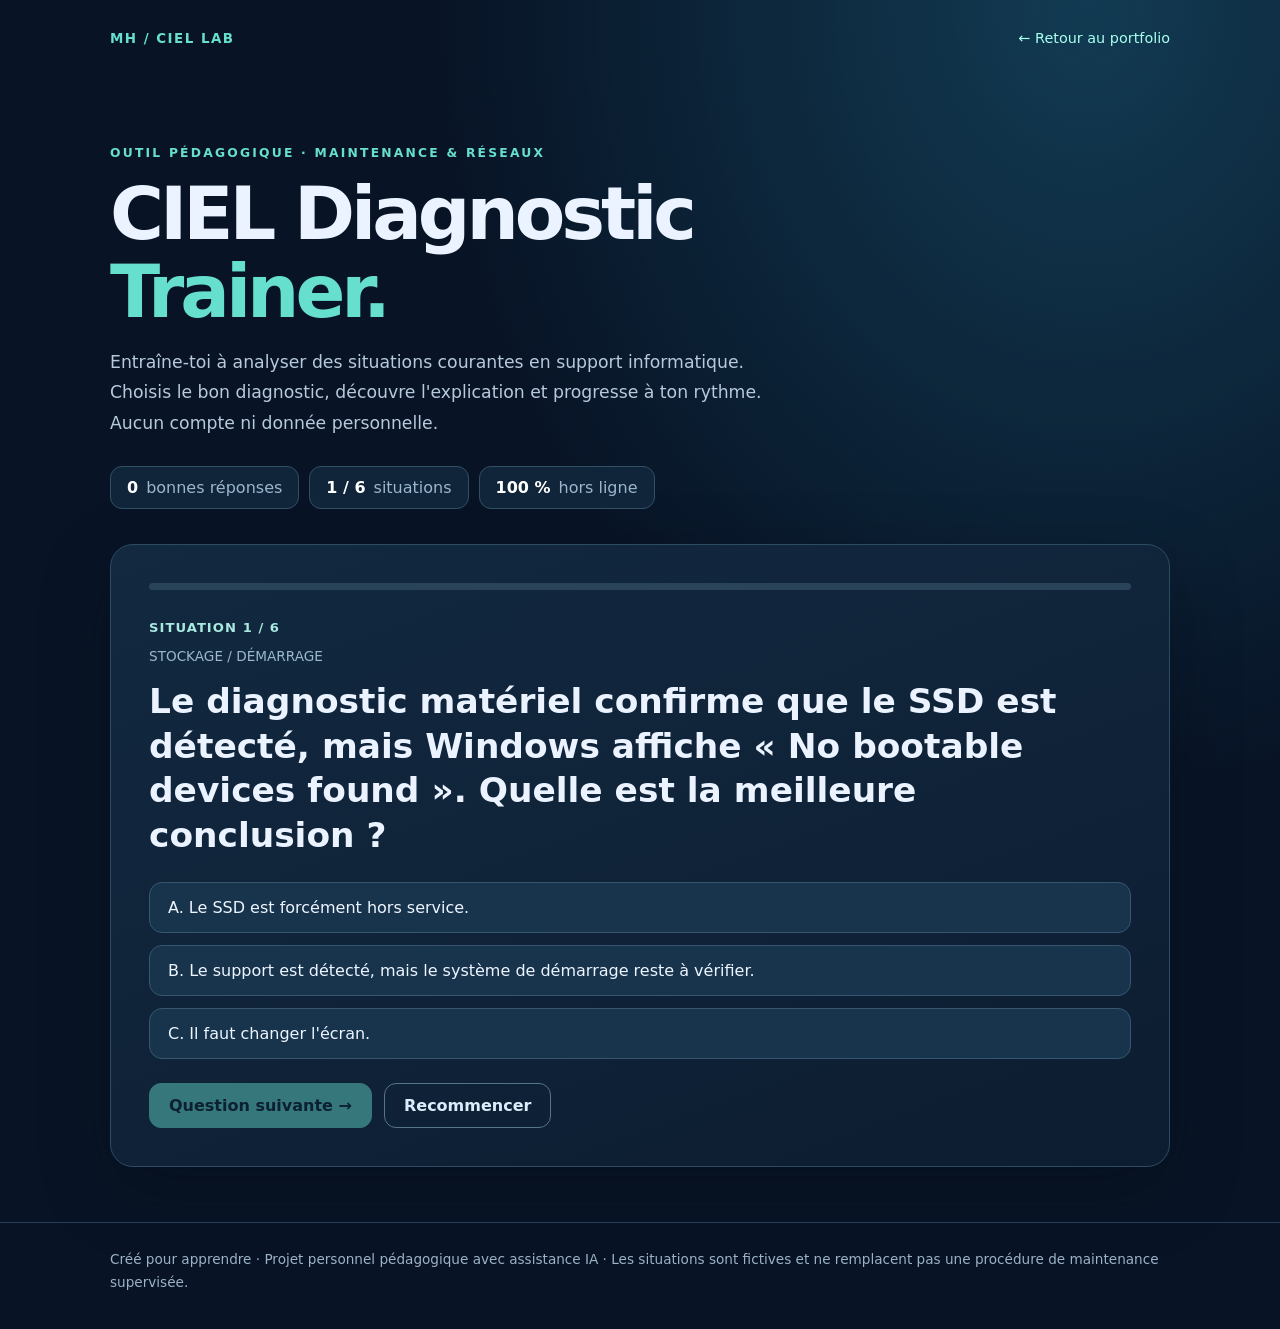
<file: projects/ciel-diagnostic-trainer/index.html>
<!doctype html>
<html lang="fr">
<head>
<meta charset="utf-8"><meta name="viewport" content="width=device-width,initial-scale=1">
<meta name="description" content="CIEL Diagnostic Trainer : entraînement pédagogique au diagnostic informatique et réseau.">
<title>CIEL Diagnostic Trainer — Mehdi Hmaiss</title>
<style>
:root{font-family:system-ui,-apple-system,Segoe UI,Arial,sans-serif;color:#eaf3ff;background:#081426;--accent:#66dfcf}
*{box-sizing:border-box}body{margin:0;min-height:100vh;background:radial-gradient(ellipse at 85% 0%,#123b53,transparent 42%),#081426}
a{color:#a8fff0}button{font:inherit;cursor:pointer}button:focus-visible,a:focus-visible{outline:3px solid #ffdf8c;outline-offset:4px}
.wrap{width:min(1060px,calc(100% - 36px));margin:auto}header{display:flex;justify-content:space-between;align-items:center;gap:16px;padding:30px 0}
.brand{font-size:.84rem;font-weight:800;letter-spacing:.11em;color:var(--accent)}.back{font-size:.9rem;text-decoration:none}
.hero{padding:58px 0 35px}.eyebrow{color:var(--accent);font-size:.77rem;letter-spacing:.18em;font-weight:800}
h1{font-size:clamp(2.3rem,6vw,4.6rem);line-height:1.05;letter-spacing:-.055em;margin:15px 0;max-width:800px}
.sub{color:#b7c9dc;max-width:680px;line-height:1.75;font-size:1.08rem}
.stats{display:flex;flex-wrap:wrap;gap:10px;margin-top:28px}.stat{padding:11px 16px;border:1px solid #315064;border-radius:12px;background:#10253a}
.stat strong{color:#fff}.stat span{color:#9cb6cd;margin-left:8px}
main{padding-bottom:55px}.panel{border:1px solid #2d4c63;border-radius:23px;background:linear-gradient(160deg,#122940,#0d1d31);box-shadow:0 24px 70px #01081355;padding:clamp(22px,4vw,38px);min-height:360px}
.progress{height:7px;border-radius:99px;background:#294459;overflow:hidden;margin-bottom:30px}.progress span{display:block;background:linear-gradient(90deg,var(--accent),#7d9eff);height:100%;width:0%;transition:width .25s}
.counter{font-size:.82rem;color:#a8e9e0;font-weight:700;letter-spacing:.08em}.topic{font-size:.85rem;color:#9bb8ce;margin:7px 0}
h2{font-size:clamp(1.5rem,3.5vw,2.15rem);margin:15px 0 24px;line-height:1.3}
.choices{display:grid;gap:12px}.choice{text-align:left;width:100%;background:#18344d;color:#edf5ff;border:1px solid #36576f;border-radius:13px;padding:15px 18px;transition:background .15s,border-color .15s}
.choice:hover:not(:disabled){background:#224760;border-color:#68decf}.choice:disabled{cursor:default;opacity:.78}.choice.good{border-color:#66dfcf;background:#15493f;opacity:1}.choice.bad{border-color:#efb0aa;background:#61373c;opacity:1}
.feedback{margin:24px 0 10px;border-left:4px solid var(--accent);padding:13px 16px;background:#163c46;border-radius:0 12px 12px 0;line-height:1.65}
.actions{display:flex;flex-wrap:wrap;gap:12px;margin-top:24px}.primary,.outline{border-radius:12px;padding:12px 19px;font-weight:750}
.primary{background:var(--accent);border:1px solid var(--accent);color:#08202b}.primary:disabled{opacity:.45;cursor:not-allowed}
.outline{color:#dbedfc;border:1px solid #577489;background:transparent}
footer{border-top:1px solid #254159;color:#9cb2c7;font-size:.85rem;padding:25px 0 35px;line-height:1.7}
.result{font-size:2.2rem;font-weight:800;color:var(--accent)}.note{color:#b8cbdb}
@media(max-width:600px){header{padding-top:18px}.hero{padding-top:30px}.panel{min-height:0}.stats{display:grid;grid-template-columns:1fr 1fr}}
@media(prefers-reduced-motion:reduce){*{scroll-behavior:auto!important;transition:none!important}}
</style>
</head>
<body>
<header class="wrap"><div class="brand">MH / CIEL LAB</div><a class="back" href="../../index.html#projets">← Retour au portfolio</a></header>
<section class="hero wrap">
<p class="eyebrow">OUTIL PÉDAGOGIQUE · MAINTENANCE & RÉSEAUX</p>
<h1>CIEL Diagnostic <span style="color:var(--accent)">Trainer.</span></h1>
<p class="sub">Entraîne-toi à analyser des situations courantes en support informatique. Choisis le bon diagnostic, découvre l'explication et progresse à ton rythme. Aucun compte ni donnée personnelle.</p>
<div class="stats"><div class="stat"><strong id="score">0</strong><span>bonnes réponses</span></div><div class="stat"><strong id="step-stat">1 / 6</strong><span>situations</span></div><div class="stat"><strong>100 %</strong><span>hors ligne</span></div></div>
</section>
<main class="wrap"><div class="panel"><div class="progress" aria-label="Progression"><span id="progress"></span></div><section id="exercise" aria-live="polite">
<p id="counter" class="counter"></p><p id="topic" class="topic"></p><h2 id="question"></h2><div id="choices" class="choices"></div>
<div id="feedback" class="feedback" role="status" hidden></div>
<div class="actions"><button type="button" class="primary" id="next" disabled>Question suivante →</button><button type="button" class="outline" id="restart">Recommencer</button></div>
</section><section id="end" hidden><p class="eyebrow">PARCOURS TERMINÉ</p><h2>Exercice terminé.</h2><p id="result" class="result"></p><p class="note">Ce résultat est un entraînement, pas une certification. Revois les explications et essaie de nouveau.</p><button class="primary" id="playagain" type="button">Rejouer les 6 situations</button></section></div></main>
<footer><div class="wrap">Créé pour apprendre · Projet personnel pédagogique avec assistance IA · Les situations sont fictives et ne remplacent pas une procédure de maintenance supervisée.</div></footer>
<script>
"use strict";
const cases=[
{topic:"STOCKAGE / DÉMARRAGE",question:"Le diagnostic matériel confirme que le SSD est détecté, mais Windows affiche « No bootable devices found ». Quelle est la meilleure conclusion ?",choices:["Le SSD est forcément hors service.","Le support est détecté, mais le système de démarrage reste à vérifier.","Il faut changer l'écran."],answer:1,why:"Un test matériel réussi ne prouve pas qu'un système d'exploitation ou un chargeur d'amorçage est accessible. Vérifier la configuration de démarrage et le support avec l'encadrant."},
{topic:"AFFICHAGE",question:"Un écran affiche le logo du fabricant puis devient noir. Quelle démarche est la plus pertinente ?",choices:["Conclure immédiatement que le PC entier est irréparable.","Comparer la source vidéo, le câble et l'écran par des essais contrôlés.","Formater le disque sans vérification."],answer:1,why:"Isoler les éléments un par un permet de distinguer une panne d'écran, de câble, d'entrée vidéo ou de source. Ne pas annoncer une pièce défectueuse sans résultat."},
{topic:"AUDIO",question:"Le son fonctionne sur le PC, mais pas sur les haut-parleurs externes et le système indique que la prise jack n'est pas connectée. Quelle piste tester en premier ?",choices:["Vérifier câble, branchement, sortie et alimentation des haut-parleurs.","Changer le processeur.","Réinstaller tout Windows immédiatement."],answer:0,why:"Le câble, la prise et la sortie sélectionnée sont des hypothèses pertinentes. Si elles n'ont pas été testées jusqu'au bout, la cause demeure non confirmée."},
{topic:"RÉSEAU",question:"Un poste n'obtient plus de connexion Ethernet. Quelle observation simple aide le diagnostic ?",choices:["Observer les voyants du lien et vérifier le raccordement avec un technicien.","Modifier au hasard tous les paramètres réseau.","Supprimer les fichiers de l'utilisateur."],answer:0,why:"Les voyants, le câble et le port permettent de distinguer absence de liaison physique et problème de configuration. Toute intervention sur le réseau de l'établissement doit être autorisée."},
{topic:"VIDÉOPROJECTION",question:"Un vidéoprojecteur présente un problème de zoom. Comment consigner correctement l'intervention ?",choices:["Écrire que l'objectif a été remplacé sans l'avoir vérifié.","Noter le symptôme, les essais effectués et les points encore à confirmer.","Ignorer les essais infructueux."],answer:1,why:"Un compte rendu fiable sépare les observations, les manipulations et la résolution. Il ne faut pas inventer de pièce remplacée."},
{topic:"MÉTHODE",question:"Un équipement remarche après remplacement d'un câble défectueux. Que mentionner dans le rapport ?",choices:["Remplacement du câble et rétablissement du fonctionnement.","Remplacement de tous les composants.","Panne non résolue, sans préciser le test."],answer:0,why:"Le rapport doit décrire l'action et le résultat réellement constatés, sans inventer le type de câble s'il n'est pas connu."}
];
let index=0,points=0,answered=false;
const $=id=>document.getElementById(id);
function render(){
 answered=false;const c=cases[index];
 $("counter").textContent="SITUATION "+(index+1)+" / "+cases.length;
 $("topic").textContent=c.topic;$("question").textContent=c.question;
 $("score").textContent=String(points);$("step-stat").textContent=(index+1)+" / "+cases.length;
 $("progress").style.width=(index/cases.length*100)+"%";
 $("feedback").hidden=true;$("feedback").textContent="";
 $("next").disabled=true;$("next").textContent=index===cases.length-1?"Voir mon résultat →":"Question suivante →";
 $("choices").replaceChildren();
 c.choices.forEach((label,choiceIndex)=>{const btn=document.createElement("button");btn.type="button";btn.className="choice";btn.textContent=String.fromCharCode(65+choiceIndex)+". "+label;btn.addEventListener("click",()=>choose(choiceIndex));$("choices").append(btn)});
}
function choose(choiceIndex){
 if(answered)return;answered=true;const c=cases[index];
 if(choiceIndex===c.answer)points++;
 Array.from($("choices").children).forEach((b,i)=>{b.disabled=true;if(i===c.answer)b.classList.add("good");else if(i===choiceIndex)b.classList.add("bad")});
 $("score").textContent=String(points);
 $("feedback").hidden=false;$("feedback").textContent=(choiceIndex===c.answer?"Bonne réponse. ":"À revoir. ")+c.why;
 $("next").disabled=false;
}
function finish(){
 $("exercise").hidden=true;$("end").hidden=false;$("progress").style.width="100%";
 $("result").textContent=points+" / "+cases.length+" bonnes réponses";
}
function reset(){index=0;points=0;$("end").hidden=true;$("exercise").hidden=false;render()}
$("next").addEventListener("click",()=>{if(!answered)return;if(index===cases.length-1)finish();else{index++;render()}});
$("restart").addEventListener("click",reset);$("playagain").addEventListener("click",reset);render();
</script>
</body></html>
</file>
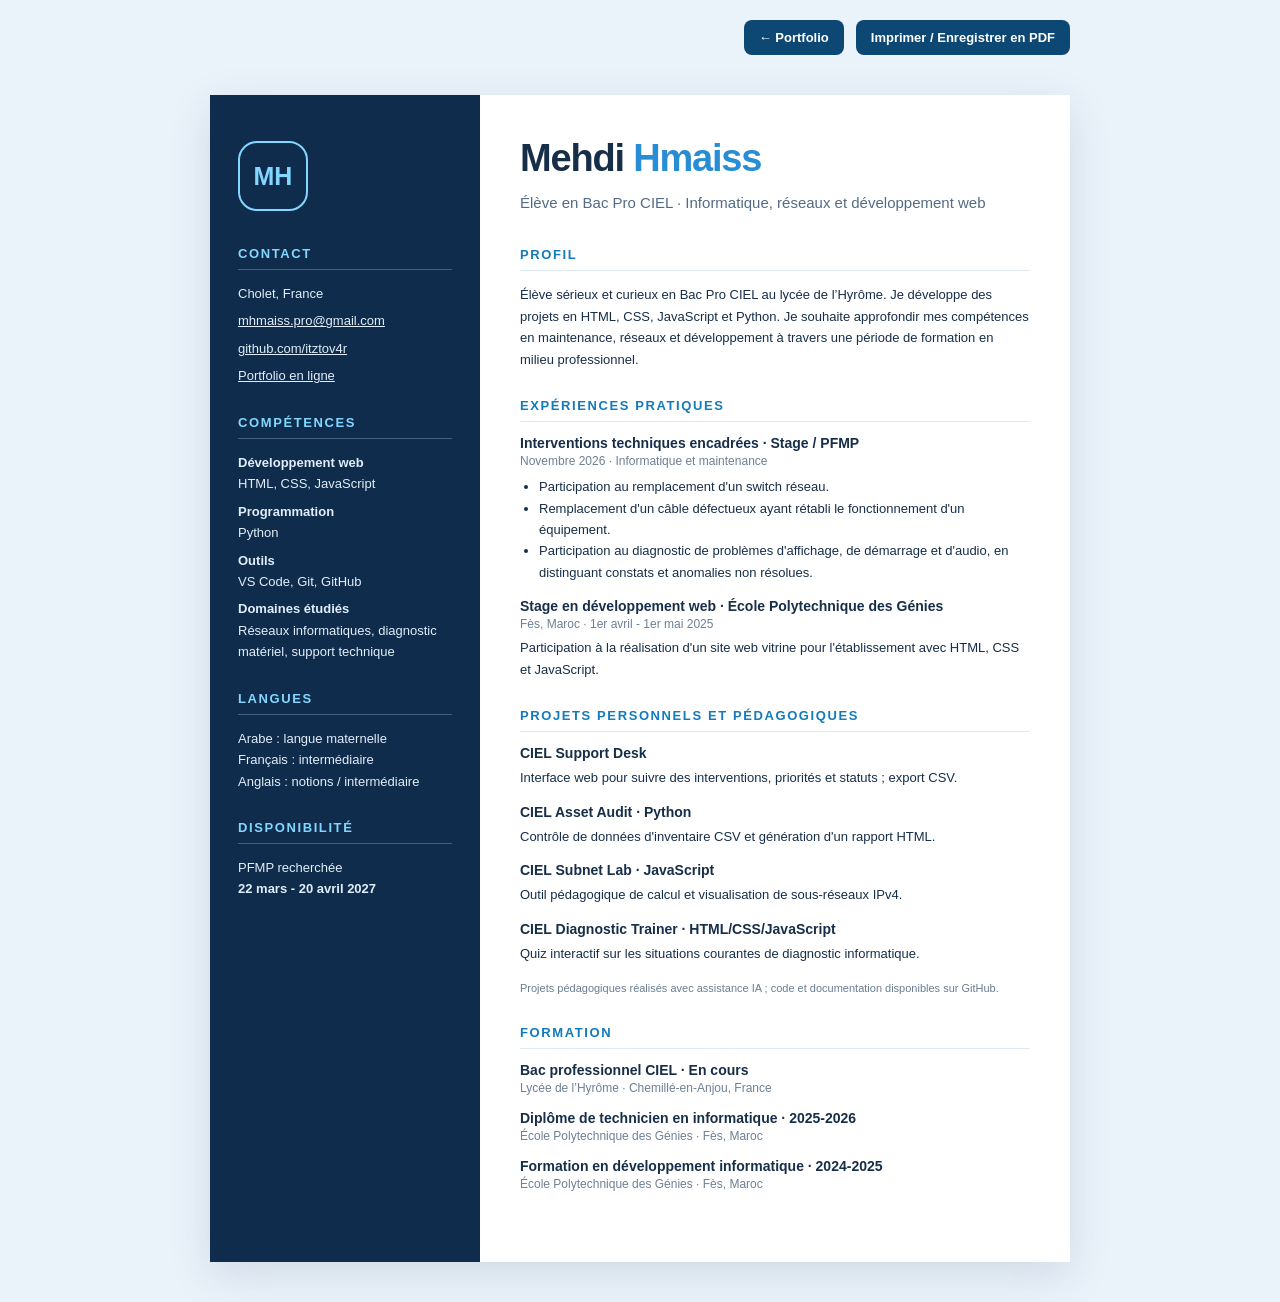
<file: cv.html>
<!doctype html>
<html lang="fr"><head><meta charset="utf-8"><meta name="viewport" content="width=device-width,initial-scale=1"><meta name="description" content="CV de Mehdi Hmaiss, étudiant Bac Pro CIEL, informatique et développement web."><title>CV · Mehdi Hmaiss</title>
<style>
*{box-sizing:border-box}body{margin:0;background:#eaf2fa;font-family:Arial,Helvetica,sans-serif;color:#172e48}.page{max-width:860px;margin:40px auto;background:#fff;box-shadow:0 12px 40px #2b4b6822;min-height:1050px;display:grid;grid-template-columns:270px 1fr}
aside{background:#102c4c;color:white;padding:46px 28px}.main{padding:43px 40px}.initials{width:70px;height:70px;border:2px solid #83d7ff;border-radius:19px;display:grid;place-items:center;font-size:25px;font-weight:bold;color:#83d7ff;margin-bottom:35px}
h1{margin:0;font-size:38px;line-height:1.07;letter-spacing:-1.2px}h1 span{color:#298dd3}.role{margin:12px 0 32px;color:#536b86;font-size:15px}.section{margin:28px 0}h2{font-size:13px;letter-spacing:1.6px;color:#137abb;text-transform:uppercase;margin:0 0 13px;padding-bottom:8px;border-bottom:1px solid #dce9f3}aside h2{color:#83d7ff;border-color:#406181}p,li{font-size:13px;line-height:1.65}p{margin:6px 0}ul{margin:8px 0;padding-left:19px}a{color:inherit;overflow-wrap:anywhere}.muted{color:#63778e}.item{margin:0 0 15px}.item strong{display:block;font-size:14px}.item .meta{color:#6e8093;font-size:12px;margin:3px 0}aside p,aside li{color:#e1eef9}.top-actions{max-width:860px;margin:20px auto;display:flex;gap:12px;justify-content:flex-end}.top-actions button,.top-actions a{background:#0d4875;border:0;border-radius:8px;padding:10px 15px;color:#fff;text-decoration:none;font:600 13px Arial;cursor:pointer}
.note{font-size:11px;color:#6a7d91}.tags{display:flex;flex-wrap:wrap;gap:6px}.tag{background:#dceefa;color:#174d75;border-radius:5px;padding:5px 8px;font-size:11px}.small-link{font-size:11px;color:#417da8}
@media(max-width:700px){.page{display:block;margin:0}.main{padding:30px 25px}aside{padding:30px 25px}.top-actions{padding:0 14px}}
@media print{@page{size:A4;margin:0}body{background:white}.page{width:210mm;max-width:none;min-height:297mm;margin:0;box-shadow:none;grid-template-columns:70mm 1fr}aside{padding:14mm 7mm}.main{padding:14mm 9mm}.top-actions{display:none}a{text-decoration:none}}
</style></head>
<body><div class="top-actions"><a href="index.html">← Portfolio</a><button onclick="window.print()" type="button">Imprimer / Enregistrer en PDF</button></div>
<div class="page">
<aside><div class="initials">MH</div>
<section class="section"><h2>Contact</h2><p>Cholet, France</p><p><a href="mailto:mhmaiss.pro@gmail.com">mhmaiss.pro@gmail.com</a></p><p><a href="https://github.com/itztov4r">github.com/itztov4r</a></p><p><a href="https://itztov4r.github.io/Mehdi-Hmaiss/">Portfolio en ligne</a></p></section>
<section class="section"><h2>Compétences</h2><p><strong>Développement web</strong><br>HTML, CSS, JavaScript</p><p><strong>Programmation</strong><br>Python</p><p><strong>Outils</strong><br>VS Code, Git, GitHub</p><p><strong>Domaines étudiés</strong><br>Réseaux informatiques, diagnostic matériel, support technique</p></section>
<section class="section"><h2>Langues</h2><p>Arabe : langue maternelle<br>Français : intermédiaire<br>Anglais : notions / intermédiaire</p></section>
<section class="section"><h2>Disponibilité</h2><p>PFMP recherchée<br><strong>22 mars - 20 avril 2027</strong></p></section>
</aside>
<div class="main"><h1>Mehdi <span>Hmaiss</span></h1><p class="role">Élève en Bac Pro CIEL · Informatique, réseaux et développement web</p>
<section class="section"><h2>Profil</h2><p>Élève sérieux et curieux en Bac Pro CIEL au lycée de l’Hyrôme. Je développe des projets en HTML, CSS, JavaScript et Python. Je souhaite approfondir mes compétences en maintenance, réseaux et développement à travers une période de formation en milieu professionnel.</p></section>
<section class="section"><h2>Expériences pratiques</h2>
<div class="item"><strong>Interventions techniques encadrées · Stage / PFMP</strong><div class="meta">Novembre 2026 · Informatique et maintenance</div><ul><li>Participation au remplacement d'un switch réseau.</li><li>Remplacement d'un câble défectueux ayant rétabli le fonctionnement d'un équipement.</li><li>Participation au diagnostic de problèmes d'affichage, de démarrage et d'audio, en distinguant constats et anomalies non résolues.</li></ul></div>
<div class="item"><strong>Stage en développement web · École Polytechnique des Génies</strong><div class="meta">Fès, Maroc · 1er avril - 1er mai 2025</div><p>Participation à la réalisation d'un site web vitrine pour l'établissement avec HTML, CSS et JavaScript.</p></div></section>
<section class="section"><h2>Projets personnels et pédagogiques</h2>
<div class="item"><strong>CIEL Support Desk</strong><p>Interface web pour suivre des interventions, priorités et statuts ; export CSV.</p></div>
<div class="item"><strong>CIEL Asset Audit · Python</strong><p>Contrôle de données d'inventaire CSV et génération d'un rapport HTML.</p></div>
<div class="item"><strong>CIEL Subnet Lab · JavaScript</strong><p>Outil pédagogique de calcul et visualisation de sous-réseaux IPv4.</p></div>
<div class="item"><strong>CIEL Diagnostic Trainer · HTML/CSS/JavaScript</strong><p>Quiz interactif sur les situations courantes de diagnostic informatique.</p></div>
<p class="note">Projets pédagogiques réalisés avec assistance IA ; code et documentation disponibles sur GitHub.</p>
</section>
<section class="section"><h2>Formation</h2>
<div class="item"><strong>Bac professionnel CIEL · En cours</strong><div class="meta">Lycée de l’Hyrôme · Chemillé-en-Anjou, France</div></div>
<div class="item"><strong>Diplôme de technicien en informatique · 2025-2026</strong><div class="meta">École Polytechnique des Génies · Fès, Maroc</div></div>
<div class="item"><strong>Formation en développement informatique · 2024-2025</strong><div class="meta">École Polytechnique des Génies · Fès, Maroc</div></div></section>
</div></div></body></html>
</file>
<file: style.css>
@import url('https://fonts.googleapis.com/css2?family=DM+Sans:wght@400;500;700&family=Manrope:wght@400;500;600;700;800&display=swap');

:root {
    --bg: #f2f7ff;
    --surface: rgba(255,255,255,.86);
    --surface-strong: #ffffff;
    --text: #0a1630;
    --muted: #536987;
    --line: #dbe8ff;
    --blue: #0866ff;
    --blue-2: #15bfff;
    --navy: #07152f;
    --navy-2: #0d2347;
    --soft: #e9f2ff;
    --shadow: 0 18px 48px rgba(14, 53, 112, .14);
    --radius: 24px;
    --radius-sm: 18px;
    --max: 1180px;
}

* {
    box-sizing: border-box;
}

html {
    scroll-behavior: smooth;
    scroll-padding-top: 90px;
}

body {
    margin: 0;
    font-family: 'DM Sans', Arial, sans-serif;
    color: var(--text);
    background:
        radial-gradient(circle at top left, rgba(21, 191, 255, .10), transparent 28%),
        radial-gradient(circle at bottom right, rgba(8, 102, 255, .12), transparent 30%),
        var(--bg);
    line-height: 1.6;
    overflow-x: hidden;
}

body.loading {
    overflow: hidden;
}

a {
    color: inherit;
    text-decoration: none;
}

button {
    font: inherit;
    border: 0;
    cursor: pointer;
}

img {
    max-width: 100%;
    display: block;
}

.wrap {
    width: min(var(--max), calc(100% - 40px));
    margin-inline: auto;
}

.kicker {
    margin: 0 0 12px;
    font-size: 12px;
    font-weight: 800;
    letter-spacing: 2.5px;
    color: var(--blue);
}

.section {
    padding: 92px 0 0;
}

.section-head {
    margin-bottom: 28px;
}

.section-head-split {
    display: flex;
    align-items: end;
    justify-content: space-between;
    gap: 24px;
}

.section-head h2 {
    margin: 0;
    font: 800 clamp(32px, 4vw, 44px)/1.12 'Manrope', sans-serif;
    letter-spacing: -1.9px;
}

.section-head h2 span {
    color: var(--blue);
}

.section-head > p {
    margin: 0 0 5px;
    max-width: 420px;
    color: var(--muted);
    font-size: 14px;
}

/* Intro */

.intro-screen {
    position: fixed;
    inset: 0;
    z-index: 999;
    display: grid;
    place-items: center;
    padding: 20px;
    background: radial-gradient(circle at top, rgba(26, 111, 255, .24), transparent 26%), #050b17;
    transition: opacity .8s ease, visibility .8s ease;
}

.intro-screen.hidden {
    opacity: 0;
    visibility: hidden;
    pointer-events: none;
}

.intro-box {
    position: relative;
    width: min(520px, 100%);
    padding: 38px 28px;
    text-align: center;
    border: 1px solid rgba(255,255,255,.12);
    border-radius: 28px;
    background: rgba(10, 19, 38, .72);
    backdrop-filter: blur(18px);
    box-shadow: 0 28px 80px rgba(0,0,0,.42);
}

.intro-logo-wrap {
    width: 110px;
    height: 110px;
    margin: 0 auto 18px;
    display: grid;
    place-items: center;
    border-radius: 28px;
    background: linear-gradient(145deg, rgba(13, 35, 71, .95), rgba(15, 100, 255, .3));
    box-shadow: inset 0 0 0 1px rgba(255,255,255,.08);
    animation: floatUp 2.8s ease-in-out infinite;
}

.intro-logo {
    width: 82%;
    height: 82%;
    object-fit: contain;
    mix-blend-mode: screen;
}

.intro-kicker {
    margin: 0;
    font-size: 11px;
    font-weight: 700;
    letter-spacing: 3px;
    color: #8ab8ff;
}

.intro-title {
    margin: 10px 0 4px;
    font: 800 clamp(34px, 8vw, 56px)/1 'Manrope', sans-serif;
    letter-spacing: -2px;
    color: #fff;
}

.intro-subtitle {
    margin: 0;
    color: #c5d7f5;
    font-size: 14px;
}

.intro-progress {
    height: 6px;
    margin-top: 24px;
    border-radius: 999px;
    overflow: hidden;
    background: rgba(255,255,255,.08);
}

.intro-progress span {
    display: block;
    width: 100%;
    height: 100%;
    transform-origin: left;
    background: linear-gradient(90deg, var(--blue), var(--blue-2));
    animation: introLoad 1.8s ease forwards;
}

.intro-orb {
    position: absolute;
    border-radius: 50%;
    filter: blur(6px);
    opacity: .8;
}

.orb-1 {
    width: 280px;
    height: 280px;
    top: 12%;
    left: 10%;
    background: rgba(10, 108, 255, .24);
}

.orb-2 {
    width: 360px;
    height: 360px;
    bottom: 8%;
    right: 8%;
    background: rgba(21, 191, 255, .18);
}

.scroll-progress {
    position: fixed;
    top: 0;
    left: 0;
    z-index: 80;
    width: 0;
    height: 4px;
    background: linear-gradient(90deg, var(--blue), var(--blue-2));
    box-shadow: 0 4px 12px rgba(8, 102, 255, .35);
}

/* Header */

.site-header {
    position: sticky;
    top: 0;
    z-index: 70;
    height: 78px;
    border-bottom: 1px solid rgba(219, 232, 255, .72);
    background: rgba(248, 251, 255, .78);
    backdrop-filter: blur(18px);
}

.nav {
    height: 100%;
    display: flex;
    align-items: center;
    justify-content: space-between;
    gap: 18px;
}

.brand {
    display: flex;
    align-items: center;
    gap: 12px;
    min-width: max-content;
}

.brand-mark {
    width: 46px;
    height: 46px;
    flex: 0 0 46px;
    display: grid;
    place-items: center;
    border-radius: 14px;
    background: linear-gradient(145deg, #081b3a, #10366e);
    box-shadow: inset 0 0 0 1px rgba(255,255,255,.08);
    overflow: hidden;
}

.brand-logo {
    width: 100%;
    height: 100%;
    object-fit: contain;
    mix-blend-mode: screen;
}

.brand-copy {
    display: grid;
    line-height: 1.15;
}

.brand-copy strong {
    font: 800 15px 'Manrope', sans-serif;
    color: var(--text);
}

.brand-copy small {
    margin-top: 5px;
    font-size: 8px;
    letter-spacing: 2px;
    color: #62799b;
}

.nav-links {
    display: flex;
    align-items: center;
    gap: 22px;
    font-size: 12px;
    font-weight: 700;
    color: #17345b;
}

.nav-links > a:not(.nav-cta) {
    position: relative;
    transition: color .2s ease;
}

.nav-links > a:not(.nav-cta)::after {
    content: "";
    position: absolute;
    left: 0;
    bottom: -8px;
    width: 100%;
    height: 2px;
    border-radius: 999px;
    transform: scaleX(0);
    transform-origin: left;
    background: linear-gradient(90deg, var(--blue), var(--blue-2));
    transition: transform .25s ease;
}

.nav-links > a:hover,
.nav-links > a.active {
    color: var(--blue);
}

.nav-links > a:hover::after,
.nav-links > a.active::after {
    transform: scaleX(1);
}

.nav-cta,
.btn {
    display: inline-flex;
    align-items: center;
    justify-content: center;
    gap: 10px;
    min-height: 46px;
    padding: 0 18px;
    border-radius: 14px;
    font-size: 12px;
    font-weight: 800;
    transition: transform .22s ease, box-shadow .22s ease, background .22s ease;
}

.nav-cta,
.primary {
    color: #fff;
    background: linear-gradient(135deg, var(--blue), #1656ed);
    box-shadow: 0 12px 28px rgba(8, 102, 255, .22);
}

.nav-cta:hover,
.btn:hover {
    transform: translateY(-2px);
}

.theme-toggle,
.menu-toggle {
    width: 38px;
    height: 38px;
    border-radius: 13px;
    border: 1px solid var(--line);
    background: #eef4ff;
    color: var(--text);
}

.theme-toggle {
    border-radius: 50%;
}

.menu-toggle {
    display: none;
}

/* Hero */

.hero {
    position: relative;
    padding: 56px 0 70px;
    color: #f4f8ff;
    background: #06142c url('assets/workspace.jpg') center/cover no-repeat;
    overflow: hidden;
}

.hero-overlay {
    position: absolute;
    inset: 0;
    background: linear-gradient(90deg, rgba(2,13,34,.96) 0%, rgba(3,17,43,.89) 42%, rgba(3,19,48,.56) 100%);
}

.hero-grid {
    position: relative;
    z-index: 1;
    display: grid;
    grid-template-columns: 1fr 1.02fr;
    gap: 44px;
    align-items: center;
}

.hero-copy,
.hero-visual {
    position: relative;
    z-index: 1;
}

.availability {
    display: inline-flex;
    align-items: center;
    gap: 10px;
    padding: 9px 14px;
    border-radius: 999px;
    border: 1px solid rgba(102, 145, 212, .4);
    background: rgba(14, 37, 76, .78);
    font-size: 11px;
    font-weight: 700;
}

.availability i,
.online-dot {
    width: 8px;
    height: 8px;
    border-radius: 50%;
    background: #1fd39a;
    box-shadow: 0 0 0 4px rgba(31, 211, 154, .18);
}

.hero .kicker {
    margin-top: 28px;
    color: #72ceff;
}

.hero h1 {
    margin: 0;
    font: 800 clamp(48px, 7vw, 80px)/.97 'Manrope', sans-serif;
    letter-spacing: -3.2px;
}

.hero h1 span,
.rotating-role {
    background: linear-gradient(90deg, #31a3ff, #6ce3ff);
    -webkit-background-clip: text;
    background-clip: text;
    color: transparent;
}

.hero h2 {
    margin: 16px 0 12px;
    font: 700 clamp(20px, 3vw, 28px)/1.35 'Manrope', sans-serif;
    color: #fff;
}

.hero-text {
    max-width: 570px;
    margin: 0;
    font-size: 15px;
    color: #d6e4fb;
}

.hero-actions {
    display: flex;
    gap: 12px;
    flex-wrap: wrap;
    margin-top: 26px;
}

.secondary {
    color: #fff;
    border: 1px solid rgba(106, 139, 188, .35);
    background: rgba(10, 26, 56, .78);
}

.hero-highlights {
    display: flex;
    flex-wrap: wrap;
    gap: 10px;
    margin-top: 22px;
}

.hero-highlights span,
.tags span {
    display: inline-flex;
    align-items: center;
    min-height: 32px;
    padding: 0 12px;
    border-radius: 999px;
    font-size: 11px;
    font-weight: 700;
}

.hero-highlights span {
    color: #ddecff;
    border: 1px solid rgba(108, 152, 220, .3);
    background: rgba(11, 31, 62, .65);
}

.social-row {
    display: flex;
    align-items: center;
    gap: 10px;
    flex-wrap: wrap;
    margin-top: 24px;
}

.social-row a {
    width: 38px;
    height: 38px;
    display: grid;
    place-items: center;
    border-radius: 13px;
    color: #fff;
    font-weight: 800;
    background: rgba(10, 33, 67, .86);
    border: 1px solid rgba(102, 145, 212, .38);
}

.social-row span {
    margin-left: 6px;
    font-size: 12px;
    color: #c2d4f1;
}

.hero-visual {
    min-height: 420px;
    display: flex;
    align-items: center;
    justify-content: center;
}

.workspace {
    width: 100%;
    height: 420px;
    object-fit: cover;
    border-radius: 28px;
    border: 1px solid rgba(85, 128, 196, .38);
    box-shadow: 0 30px 80px rgba(0,0,0,.42);
}

.hero-visual::after {
    content: "";
    position: absolute;
    inset: 0;
    border-radius: 28px;
    background: linear-gradient(0deg, rgba(3, 15, 38, .58), transparent 46%);
    pointer-events: none;
}

.visual-glow {
    position: absolute;
    top: -34px;
    left: -28px;
    width: 180px;
    height: 180px;
    border-radius: 50%;
    background: rgba(31, 116, 255, .34);
    filter: blur(48px);
}

.floating-card {
    position: absolute;
    z-index: 2;
    display: flex;
    align-items: center;
    gap: 12px;
    padding: 14px 16px;
    color: #fff;
    border: 1px solid rgba(255,255,255,.18);
    border-radius: 18px;
    background: rgba(6, 24, 54, .78);
    backdrop-filter: blur(16px);
    box-shadow: 0 18px 44px rgba(0,0,0,.24);
}

.floating-main {
    right: 16px;
    bottom: 52px;
}

.floating-mini {
    left: 18px;
    top: 22px;
    padding: 13px 15px;
}

.floating-card strong {
    display: block;
    font-size: 12px;
}

.floating-card small {
    font-size: 10px;
    color: #bfd0ee;
}

.floating-icon {
    width: 38px;
    height: 38px;
    display: grid;
    place-items: center;
    border-radius: 12px;
    background: linear-gradient(135deg, var(--blue), #2e89ff);
    font-size: 20px;
}

.visual-caption {
    position: absolute;
    left: 0;
    right: 0;
    bottom: 0;
    z-index: 2;
    display: flex;
    justify-content: space-between;
    gap: 12px;
    padding: 12px 16px;
    font-size: 10px;
    color: #cfe0fb;
    letter-spacing: 1.4px;
    background: rgba(5, 19, 46, .84);
    border-radius: 0 0 28px 28px;
}

/* Stats */

.quick-stats {
    display: grid;
    grid-template-columns: repeat(4, 1fr);
    gap: 0;
    margin-top: -26px;
    padding: 22px 24px;
    position: relative;
    z-index: 2;
    border: 1px solid rgba(40, 75, 125, .22);
    border-radius: var(--radius);
    color: #fff;
    background: linear-gradient(135deg, rgba(6, 23, 53, .96), rgba(12, 50, 104, .96));
    box-shadow: 0 22px 48px rgba(5, 32, 74, .18);
}

.quick-stats div {
    display: grid;
    gap: 4px;
    padding-left: 24px;
    border-left: 1px solid rgba(126, 158, 205, .22);
}

.quick-stats div:first-child {
    border-left: 0;
    padding-left: 0;
}

.quick-stats strong {
    font: 800 22px 'Manrope', sans-serif;
}

.quick-stats span {
    font-size: 12px;
    color: #c5d5ee;
}

/* About cards */

.about-grid {
    display: grid;
    grid-template-columns: repeat(3, 1fr);
    gap: 18px;
}

.about-card,
.skill-card,
.project-card,
.timeline-content {
    border: 1px solid var(--line);
    border-radius: var(--radius-sm);
    background: var(--surface);
    backdrop-filter: blur(14px);
    box-shadow: var(--shadow);
}

.about-card {
    padding: 24px;
}

.accent-card {
    background: linear-gradient(145deg, rgba(8, 102, 255, .10), rgba(255,255,255,.96));
}

.about-icon {
    width: 52px;
    height: 52px;
    display: grid;
    place-items: center;
    margin-bottom: 16px;
    border-radius: 16px;
    background: linear-gradient(145deg, #0c2450, #116bff);
    color: #fff;
    font-size: 22px;
    font-weight: 700;
}

.about-card h3 {
    margin: 0 0 8px;
    font: 800 19px 'Manrope', sans-serif;
}

.about-card p {
    margin: 0;
    color: var(--muted);
    font-size: 14px;
}

/* Timeline */

.timeline-section {
    position: relative;
}

.timeline {
    position: relative;
    display: grid;
    gap: 18px;
}

.timeline::before {
    content: "";
    position: absolute;
    top: 6px;
    bottom: 6px;
    left: 16px;
    width: 2px;
    background: linear-gradient(var(--blue), rgba(8, 102, 255, .12));
}

.timeline-item {
    position: relative;
    padding-left: 50px;
}

.timeline-dot {
    position: absolute;
    left: 8px;
    top: 24px;
    width: 18px;
    height: 18px;
    border: 4px solid #e8f1ff;
    border-radius: 50%;
    background: var(--blue);
    box-shadow: 0 0 0 8px rgba(8, 102, 255, .10);
}

.timeline-content {
    padding: 22px 24px;
}

.timeline-item.current .timeline-content {
    background: linear-gradient(145deg, rgba(8, 102, 255, .09), rgba(255,255,255,.95));
}

.timeline-content small {
    display: inline-block;
    margin-bottom: 10px;
    font-size: 11px;
    font-weight: 800;
    letter-spacing: 1.8px;
    color: var(--blue);
}

.timeline-content h3 {
    margin: 0 0 8px;
    font: 800 20px 'Manrope', sans-serif;
}

.timeline-content p {
    margin: 0;
    color: var(--muted);
    font-size: 14px;
}

.timeline-content p + p {
    margin-top: 6px;
}

/* Skills */

.skills-grid {
    display: grid;
    grid-template-columns: repeat(2, 1fr);
    gap: 18px;
}

.skill-card {
    position: relative;
    display: flex;
    align-items: center;
    gap: 16px;
    min-height: 120px;
    padding: 20px 18px;
    transition: transform .25s ease, box-shadow .25s ease;
}

.skill-card:hover,
.project-card:hover,
.about-card:hover,
.timeline-content:hover {
    transform: translateY(-5px);
    box-shadow: 0 24px 52px rgba(14, 53, 112, .18);
}

.skill-logo {
    width: 58px;
    height: 58px;
    flex: none;
    display: grid;
    place-items: center;
    padding: 6px;
    border-radius: 16px;
    box-shadow: inset 0 0 0 1px rgba(255,255,255,.88), 0 8px 18px rgba(17, 38, 75, .08);
}

.skill-logo svg {
    width: 40px;
    height: 40px;
}

.html { background: #fff0e9; color: #e44d26; }
.css { background: #e9f0ff; color: #1572b6; }
.js { background: #fff7ce; color: #f0c629; }
.py { background: #e9f7ff; color: #3776ab; }

.skill-card h3 {
    margin: 0 0 4px;
    font: 800 16px 'Manrope', sans-serif;
}

.skill-card p {
    margin: 0;
    color: var(--muted);
    font-size: 13px;
}

.skill-number {
    position: absolute;
    top: 14px;
    right: 16px;
    font-size: 10px;
    color: #97aac6;
    font-weight: 800;
}

/* Projects */

.projects-grid {
    display: grid;
    gap: 18px;
}

.projects-grid-3 {
    grid-template-columns: repeat(3, minmax(0, 1fr));
}

.project-card {
    overflow: hidden;
    transition: transform .25s ease, box-shadow .25s ease;
}

.project-preview {
    position: relative;
    height: 188px;
    padding: 14px;
    overflow: hidden;
    background: #0a1b38;
}

.browser-bar {
    display: flex;
    align-items: center;
    gap: 6px;
    height: 22px;
    color: #89a7d5;
    font-size: 8px;
    border-bottom: 1px solid rgba(255,255,255,.12);
}

.browser-bar i {
    width: 6px;
    height: 6px;
    border-radius: 50%;
    background: #69a4ff;
}

.browser-bar span {
    margin-left: 8px;
}

.preview-site {
    background: linear-gradient(145deg, #06142d, #0d4894);
}

.preview-site-content {
    padding: 20px 18px;
    color: #fff;
}

.preview-nav {
    font-size: 8px;
    color: #b3d2ff;
}

.preview-nav span {
    float: right;
}

.preview-big {
    margin-top: 20px;
    font: 800 31px/1.08 'Manrope', sans-serif;
    letter-spacing: -1px;
}

.preview-big b {
    color: #5cc8ff;
}

.preview-line {
    width: 46%;
    height: 5px;
    margin-top: 14px;
    border-radius: 999px;
    background: rgba(255,255,255,.18);
}

.preview-button {
    width: 78px;
    height: 20px;
    margin-top: 13px;
    border-radius: 8px;
    background: #1468ff;
}

.preview-quiz {
    display: grid;
    place-items: center;
    background: radial-gradient(circle at 76% 0, #1d58ae, #06142d 72%);
}

.quiz-window {
    width: 82%;
    padding: 18px;
    border-radius: 16px;
    background: #0c2345;
    border: 1px solid #345582;
    color: #fff;
    box-shadow: 0 12px 30px rgba(0,0,0,.24);
}

.quiz-label {
    font-size: 8px;
    letter-spacing: 1.4px;
    color: #64c9ff;
}

.quiz-window h4 {
    margin: 8px 0 12px;
    font: 700 15px 'Manrope', sans-serif;
}

.quiz-option {
    margin-top: 7px;
    padding: 8px 9px;
    border-radius: 7px;
    background: #132e53;
    color: #b8cae7;
    font-size: 9px;
}

.quiz-option.active {
    border: 1px solid #2584ff;
    background: #113d78;
}

.quiz-progress {
    height: 4px;
    margin-top: 12px;
    border-radius: 999px;
    background: #203958;
}

.quiz-progress i {
    display: block;
    width: 65%;
    height: 100%;
    border-radius: 999px;
    background: #29b9ff;
}

.preview-tasks {
    display: grid;
    place-items: center;
    background: linear-gradient(145deg, #dceaff, #f8fbff);
}

.task-app {
    width: 95%;
    height: 86%;
    display: grid;
    grid-template-columns: 31% 1fr;
    border-radius: 12px;
    overflow: hidden;
    background: #fff;
    box-shadow: 0 12px 30px rgba(23, 51, 93, .14);
    font-size: 8px;
}

.task-sidebar {
    display: flex;
    flex-direction: column;
    gap: 13px;
    padding: 13px 9px;
    color: #a9c0e4;
    background: #0e2347;
}

.task-sidebar b {
    margin-bottom: 4px;
    color: #fff;
    font-size: 9px;
}

.task-main {
    padding: 14px 12px;
    color: #10264b;
}

.task-main small {
    font-size: 7px;
    letter-spacing: 1px;
    color: #477be4;
}

.task-main h4 {
    margin: 4px 0 13px;
    font: 800 16px 'Manrope', sans-serif;
}

.task-row {
    display: flex;
    align-items: center;
    gap: 6px;
    margin-top: 6px;
    padding: 8px 7px;
    border: 1px solid #e8eef7;
    border-radius: 6px;
}

.task-row i {
    width: 8px;
    height: 8px;
    border: 1px solid #7e9cc8;
    border-radius: 3px;
}

.task-row b {
    margin-left: auto;
    color: #13a879;
}

.project-info {
    padding: 18px;
}

.project-top {
    display: flex;
    align-items: center;
    justify-content: space-between;
}

.project-type {
    font-size: 10px;
    font-weight: 800;
    letter-spacing: 1.5px;
    color: var(--blue);
}

.project-index {
    font-size: 10px;
    color: #9aabc4;
}

.project-info h3 {
    margin: 10px 0 6px;
    font: 800 18px 'Manrope', sans-serif;
}

.project-info p,
.project-note {
    color: var(--muted);
    font-size: 13px;
}

.project-info p {
    margin: 0;
}

.tags {
    display: flex;
    flex-wrap: wrap;
    gap: 8px;
    margin-top: 14px;
}

.tags span {
    color: #0757c9;
    background: #e5efff;
    border: 1px solid #d1e3ff;
}

.project-note {
    margin-top: 14px;
}

/* Contact */

.contact-section {
    padding: 92px 0 70px;
}

.contact-panel {
    position: relative;
    overflow: hidden;
    display: flex;
    align-items: center;
    justify-content: space-between;
    gap: 24px;
    padding: 34px;
    border-radius: 28px;
    color: #fff;
    background: linear-gradient(120deg, #061b40, #0866ff 76%, #12a8ff);
    box-shadow: 0 28px 56px rgba(10, 75, 186, .22);
}

.contact-panel::after {
    content: "";
    position: absolute;
    width: 360px;
    height: 360px;
    top: -170px;
    right: 17%;
    border-radius: 50%;
    border: 1px solid rgba(255,255,255,.14);
    box-shadow: 0 0 0 36px rgba(255,255,255,.06), 0 0 0 74px rgba(255,255,255,.04);
}

.contact-copy,
.contact-mark {
    position: relative;
    z-index: 1;
}

.contact-panel .kicker {
    color: #9cdfff;
}

.contact-panel h2 {
    margin: 0;
    font: 800 clamp(30px, 4vw, 42px)/1.16 'Manrope', sans-serif;
    letter-spacing: -1.5px;
}

.contact-panel h2 span,
.contact-mark span {
    color: #9edfff;
}

.contact-panel p:not(.kicker) {
    max-width: 620px;
    color: #d4e1ff;
    font-size: 14px;
}

.contact-actions {
    display: flex;
    flex-wrap: wrap;
    gap: 12px;
    margin-top: 22px;
}

.white-btn {
    color: #0a4bbd;
    background: #fff;
}

.ghost-btn {
    border-color: rgba(255,255,255,.3);
    background: rgba(5, 25, 59, .18);
}

.contact-list {
    display: flex;
    flex-wrap: wrap;
    gap: 12px;
    margin-top: 18px;
}

.contact-list a,
.contact-list span {
    min-height: 36px;
    padding: 8px 12px;
    border-radius: 999px;
    border: 1px solid rgba(255,255,255,.2);
    background: rgba(255,255,255,.08);
    font-size: 12px;
    color: #eef5ff;
}

.contact-mark {
    display: grid;
    justify-items: center;
    min-width: 230px;
    font: 800 66px 'Manrope', sans-serif;
    letter-spacing: -8px;
    text-shadow: 0 0 26px rgba(54, 122, 255, .28);
}

.contact-mark small {
    margin-top: 4px;
    font: 700 8px 'DM Sans', sans-serif;
    letter-spacing: 2px;
    color: #d7e7ff;
}

/* Footer */

.footer {
    border-top: 1px solid rgba(219, 232, 255, .75);
    background: rgba(248, 251, 255, .86);
}

.footer-inner {
    min-height: 92px;
    display: flex;
    align-items: center;
    justify-content: space-between;
    gap: 16px;
}

.footer p,
.back-top {
    margin: 0;
    color: var(--muted);
    font-size: 11px;
}

.back-top {
    font-weight: 700;
}

.footer .brand-mark {
    width: 38px;
    height: 38px;
    flex-basis: 38px;
    border-radius: 12px;
}

.footer .brand-copy strong {
    font-size: 13px;
}

.footer .brand-copy small {
    font-size: 7px;
}

/* Animation helpers */

.reveal {
    opacity: 0;
    transform: translateY(24px);
    transition: opacity .7s ease, transform .7s ease;
}

.reveal.visible {
    opacity: 1;
    transform: none;
}

/* Dark mode */

body.dark {
    --bg: #071225;
    --surface: rgba(12, 25, 47, .92);
    --surface-strong: #0f1f38;
    --text: #edf5ff;
    --muted: #a8bdd9;
    --line: #203756;
    --soft: #132846;
    --shadow: 0 18px 48px rgba(0,0,0,.28);
    background:
        radial-gradient(circle at top left, rgba(21, 191, 255, .08), transparent 28%),
        radial-gradient(circle at bottom right, rgba(8, 102, 255, .10), transparent 30%),
        var(--bg);
}

body.dark .site-header,
body.dark .footer {
    background: rgba(7, 18, 38, .82);
    border-color: var(--line);
}

body.dark .brand-copy strong,
body.dark .nav-links,
body.dark .back-top {
    color: #e5eefc;
}

body.dark .brand-copy small,
body.dark .footer p {
    color: #a8bdd9;
}

body.dark .theme-toggle,
body.dark .menu-toggle {
    background: #142846;
    color: #fff;
    border-color: #2b456b;
}

body.dark .about-card,
body.dark .skill-card,
body.dark .project-card,
body.dark .timeline-content {
    background: var(--surface);
    border-color: var(--line);
}

body.dark .accent-card,
body.dark .timeline-item.current .timeline-content {
    background: linear-gradient(145deg, rgba(10, 72, 166, .22), rgba(12, 25, 47, .96));
}

body.dark .tags span {
    color: #b7d3ff;
    background: #152c4d;
    border-color: #27476f;
}

body.dark .quick-stats {
    background: linear-gradient(135deg, rgba(10, 23, 47, .98), rgba(12, 41, 86, .98));
}

body.dark .nav-links {
    background: rgba(7, 18, 38, .96);
}

/* Accessibility */

a:focus-visible,
button:focus-visible {
    outline: 3px solid var(--blue-2);
    outline-offset: 3px;
}

/* Responsive */

@media (max-width: 1040px) {
    .hero-grid,
    .section-head-split,
    .contact-panel {
        grid-template-columns: 1fr;
        flex-direction: column;
        align-items: flex-start;
    }

    .hero-grid {
        display: grid;
    }

    .hero-visual {
        width: 100%;
    }

    .about-grid,
    .projects-grid-3 {
        grid-template-columns: repeat(2, minmax(0, 1fr));
    }

    .skills-grid {
        grid-template-columns: 1fr 1fr;
    }

    .quick-stats {
        grid-template-columns: repeat(2, 1fr);
        gap: 16px;
    }

    .quick-stats div:nth-child(3) {
        border-left: 0;
        padding-left: 0;
    }

    .contact-mark {
        min-width: 0;
        align-self: center;
    }
}

@media (max-width: 760px) {
    .wrap {
        width: min(100% - 28px, 560px);
    }

    .site-header {
        height: 70px;
    }

    .brand-copy strong {
        font-size: 13px;
    }

    .brand-copy small {
        font-size: 7px;
        letter-spacing: 1.5px;
    }

    .menu-toggle {
        display: block;
        margin-left: auto;
    }

    .nav-links {
        display: none;
        position: absolute;
        top: 69px;
        left: 0;
        right: 0;
        padding: 18px 22px 24px;
        border-bottom: 1px solid var(--line);
        box-shadow: var(--shadow);
        flex-direction: column;
        align-items: stretch;
        gap: 16px;
        background: rgba(248, 251, 255, .97);
    }

    .nav-links.open {
        display: flex;
    }

    .nav-cta {
        display: block;
        text-align: center;
    }

    .theme-toggle {
        align-self: flex-start;
    }

    .hero {
        padding: 36px 0 48px;
    }

    .hero-grid {
        gap: 24px;
    }

    .hero h1 {
        font-size: 48px;
        letter-spacing: -2px;
    }

    .hero h2 {
        font-size: 20px;
    }

    .hero-text,
    .section-head > p,
    .about-card p,
    .timeline-content p,
    .project-info p,
    .contact-panel p:not(.kicker) {
        font-size: 13px;
    }

    .hero-visual {
        min-height: 260px;
    }

    .workspace {
        height: 260px;
    }

    .floating-main {
        right: 10px;
        bottom: 44px;
    }

    .floating-mini {
        left: 10px;
        top: 12px;
    }

    .floating-card {
        padding: 11px 12px;
    }

    .quick-stats {
        margin-top: -16px;
        padding: 20px;
    }

    .quick-stats div {
        padding-left: 14px;
    }

    .about-grid,
    .skills-grid,
    .projects-grid-3 {
        grid-template-columns: 1fr;
    }

    .section {
        padding-top: 68px;
    }

    .section-head h2,
    .contact-panel h2 {
        font-size: 31px;
    }

    .timeline::before {
        left: 13px;
    }

    .timeline-item {
        padding-left: 42px;
    }

    .timeline-dot {
        left: 4px;
    }

    .project-preview {
        height: 198px;
    }

    .contact-panel {
        padding: 28px 22px;
    }

    .contact-panel::after {
        display: none;
    }

    .contact-mark {
        font-size: 54px;
        letter-spacing: -6px;
    }

    .footer-inner {
        padding: 18px 0;
        flex-wrap: wrap;
    }

    .footer p {
        order: 3;
        width: 100%;
    }
}

@media (prefers-reduced-motion: reduce) {
    html {
        scroll-behavior: auto;
    }

    *,
    *::before,
    *::after {
        animation-duration: .01ms !important;
        animation-iteration-count: 1 !important;
        transition-duration: .01ms !important;
    }
}

@keyframes introLoad {
    from { transform: scaleX(0); }
    to { transform: scaleX(1); }
}

@keyframes floatUp {
    0%, 100% { transform: translateY(0); }
    50% { transform: translateY(-8px); }
}

/* =========================================================
   PORTFOLIO PREMIUM — V2
   Projets réels, contact, illustrations et détails interactifs
========================================================= */

.skip-link {
    position: fixed;
    z-index: 1100;
    top: -70px;
    left: 16px;
    padding: 10px 18px;
    background: #fff;
    color: #07152f;
    border-radius: 10px;
    font-weight: 700;
}
.skip-link:focus { top: 12px; }

.intro-skip {
    position: absolute;
    right: 22px;
    bottom: 22px;
    border: 1px solid #6e92c260;
    border-radius: 999px;
    padding: 10px 18px;
    background: #101e39;
    color: #e7f4ff;
    font-size: 12px;
    font-weight: 700;
    transition: background .2s, transform .2s;
}
.intro-skip:hover { background: #1557bb; transform: translateY(-2px); }
.intro-skip span { margin-left: 6px; }
.intro-screen { overflow: hidden; }

.rotating-role {
    display: inline-block;
    transition: transform .22s ease, opacity .22s ease;
    min-height: 1.3em;
}
.hero-scroll-indicator {
    display: flex;
    gap: 12px;
    align-items: center;
    margin-top: 25px;
    font-size: 11px;
    text-transform: uppercase;
    letter-spacing: 1.3px;
    color: #c3d7f7;
}
.hero-scroll-indicator span {
    position: relative;
    width: 20px;
    height: 31px;
    border: 1.5px solid #6eabf4;
    border-radius: 999px;
}
.hero-scroll-indicator span::after {
    content: '';
    position: absolute;
    top: 6px;
    left: calc(50% - 2px);
    width: 4px;
    height: 8px;
    border-radius: 999px;
    background: #7dd6ff;
    animation: scrollCue 1.8s ease-in-out infinite;
}
@keyframes scrollCue {
    0%,100% { transform:translateY(0);opacity:1 }
    60% { transform:translateY(8px);opacity:.3 }
}

.project-toolbar {
    display: flex;
    align-items: center;
    justify-content: space-between;
    gap: 18px;
    flex-wrap: wrap;
    margin: 3px 0 25px;
}
.project-filters { display:flex; gap:8px; flex-wrap:wrap; }
.filter-btn {
    min-height: 42px;
    padding: 9px 16px;
    border-radius: 999px;
    border: 1px solid var(--line);
    color: var(--muted);
    background: var(--surface-strong);
    font-weight: 700;
    font-size: 12px;
    transition: color .2s, background .2s, border-color .2s, transform .2s;
}
.filter-btn:hover { transform: translateY(-2px); border-color: #7daeff; }
.filter-btn.is-active { color: #fff; background: var(--blue); border-color: var(--blue); }
.filter-btn span { margin-left: 5px; opacity:.7; }
.all-projects-link { font-size:12px; font-weight:800; color:var(--blue); white-space:nowrap; }
.all-projects-link span { margin-left:6px; }
.projects-grid-3 { grid-template-columns: repeat(2, minmax(0,1fr)); }
.project-card[hidden] { display:none !important; }
.project-card { display:flex; flex-direction:column; }
.project-info { display:flex; flex:1; flex-direction:column; padding:23px; }
.project-info h3 { font-size:21px; }
.project-info p { line-height:1.7; }
.project-info .tags { margin-top:18px; }
.project-card .project-preview { height:255px; }
.project-preview-label {
    position:absolute;
    right:11px;
    bottom:10px;
    z-index:5;
    padding:4px 9px;
    border-radius:30px;
    background: rgba(4, 13, 34, .78);
    color:#bcd2ed;
    border:1px solid rgba(255,255,255,.14);
    font-size:9px;
    letter-spacing:.4px;
}
.project-actions {
    display: flex;
    flex-wrap:wrap;
    gap:10px;
    margin-top:auto;
    padding-top:22px;
}
.project-link {
    display:inline-flex;
    justify-content:center;
    align-items:center;
    gap:8px;
    min-height:39px;
    padding: 8px 13px;
    border-radius:11px;
    background: var(--blue);
    color:white;
    font-size:12px;
    font-weight:800;
    transition:transform .2s, background .2s;
}
.project-link:hover { transform:translateY(-2px); background:#1353ca; }
.project-link.secondary-link { color:var(--blue);background:var(--soft);border:1px solid var(--line); }
.project-link.secondary-link:hover { color:#fff;background:var(--blue); }
.premium-preview { padding:0; display:flex; flex-direction:column; }
.preview-window-chrome {
    position:relative;
    z-index:2;
    display:flex;
    align-items:center;
    gap:6px;
    height:35px;
    padding:0 15px;
    border-bottom:1px solid rgba(255,255,255,.1);
    background:rgba(4,12,28,.55);
    color:#adc2e1;
    font-size:9px;
    font-weight:800;
    letter-spacing:1.4px;
}
.preview-window-chrome i { display:block; flex:0 0 7px; height:7px; border-radius:50%; background:#ff6868; }
.preview-window-chrome i:nth-child(2) { background:#ffc35b; }
.preview-window-chrome i:nth-child(3) { background:#58d68b; }
.preview-window-chrome span { margin-left:auto; }

.preview-tov4r { background: radial-gradient(ellipse at 85% 80%, #8d1829 0%, transparent 50%),linear-gradient(135deg,#100c19,#090910 64%); }
.gaming-screen { padding: 15px 24px 30px; flex:1; position:relative; overflow:hidden; }
.gaming-screen::before { content:'04'; position:absolute; right:-5px; top:25px; font:900 195px/.9 'Manrope',sans-serif; color:rgba(255,255,255,.045); }
.gaming-mini-nav { display:flex;justify-content:space-between;align-items:center;gap:7px; }
.gaming-mini-nav b { color:white;font:800 18px 'Manrope';letter-spacing:1px; }
.gaming-mini-nav b span { color:#f34958; }
.gaming-mini-nav small { color:#e8b8c2; font-size:8px; letter-spacing:1px; }
.gaming-screen > strong {display:block;margin-top:15px;color:white;font:900 clamp(34px,4vw,49px)/.95 'Manrope',sans-serif;letter-spacing:-2px; }
.gaming-screen > strong em {color:#ff5667;font-style:normal;}
.gaming-game-tags { display:flex;gap:6px;margin-top:13px; }
.gaming-game-tags span { font-size:8px;font-weight:800;color:#ffd4d8;border:1px solid #8e3a475c;border-radius:30px;padding:5px 8px; }

.preview-aimlab {background:radial-gradient(circle at 55% 55%, #153875 0%,#07142c 65%);}
.aim-screen { position:relative;flex:1;overflow:hidden; }
.aim-screen::after {content:''; position:absolute;inset:0;background-image:linear-gradient(#97c5ff08 1px,transparent 1px),linear-gradient(90deg,#97c5ff08 1px,transparent 1px);background-size:22px 22px;pointer-events:none;}
.aim-topbar {display:flex;align-items:center;justify-content:space-between;gap:10px;padding:14px 24px;color:#b8d6fe;font-size:10px;letter-spacing:1px;}
.aim-topbar b {color:#fff;font-size:17px;letter-spacing:1.4px;}
.aim-topbar span {padding:5px 9px;border:1px solid #4b80ca59;border-radius:6px;}
.aim-target {width:118px;height:118px;margin:2px auto 0;position:relative;border-radius:50%;background:radial-gradient(circle,#e5f7ff 0 13%,#ff6a83 14% 25%,#ebf8ff 26% 39%,#28abff 40% 59%,#122955 60%);box-shadow:0 0 45px #1879ff5f,0 0 0 2px #acd7ff33;animation:targetPulse 3s ease-in-out infinite;}
.aim-target span {position:absolute;top:calc(50% - 1px);left:-8px;width:134px;height:2px;background:#cdeeff4d;}
.aim-target span::after {content:'';position:absolute;left:calc(50% - 1px);top:-66px;height:134px;width:2px;background:#cdeeff4d;}
.aim-bottom {position:absolute;bottom:18px;left:24px;font-size:9px;letter-spacing:2px;color:#87b6f0;}
@keyframes targetPulse {0%,100%{transform:scale(1)}50%{transform:scale(1.04)}}

.preview-voltex { background:linear-gradient(145deg,#07121d,#102746); }
.voltex-screen {flex:1;padding:15px 25px 28px;}
.voltex-navbar {display:flex;align-items:center;justify-content:space-between;gap:12px;}
.voltex-navbar strong {font:900 21px 'Manrope';color:white;letter-spacing:1px;}
.voltex-navbar strong span {color:#4eb7ff;}
.voltex-navbar > span {border:1px solid #6ab8fa55;padding:7px 10px;border-radius:7px;font-size:8px;color:#d4ecff;font-weight:800;letter-spacing:1px;}
.voltex-gallery {display:grid;grid-template-columns:1.3fr 1fr 1fr;gap:9px;margin-top:24px;}
.video-card {height:91px;border-radius:11px;display:grid;place-items:center;box-shadow:0 12px 24px #0004;}
.video-card.one {background:linear-gradient(135deg,#2a658e,#1b304b 50%,#06101c);}
.video-card.two {background:linear-gradient(135deg,#782570,#321a45 50%,#100e26);}
.video-card.three {background:linear-gradient(135deg,#105f5c,#1d4a5a 50%,#081f35);}
.video-card i {width:35px;height:35px;display:grid;place-items:center;color:white;background:#ffffff21;border:1px solid #ffffff52;border-radius:50%;font-size:13px;font-style:normal;}
.voltex-caption {margin-top:14px;color:#88afce;font-size:9px;letter-spacing:1.6px;}

.preview-portfolio {background:linear-gradient(135deg,#061832,#0b3e7b);}
.portfolio-screen {flex:1; padding:15px 25px 22px;color:#fff;position:relative;overflow:hidden;}
.portfolio-screen::after {content:'';position:absolute;right:-30px;top:55px;width:230px;height:230px;border-radius:50%;border:1px solid #ffffff19;box-shadow:0 0 0 25px #ffffff09,0 0 0 55px #ffffff08;}
.portfolio-top {display:flex;align-items:center;justify-content:space-between;}
.portfolio-top b {font:900 21px 'Manrope';}
.portfolio-top b span {color:#61cfff;}
.portfolio-top small {font-size:8px;letter-spacing:1px;color:#b7d7f7;}
.portfolio-main {margin-top:20px;position:relative;z-index:1;}
.portfolio-main span {display:block;margin-bottom:6px;color:#75d8ff;font-size:9px;letter-spacing:2px;font-weight:800;}
.portfolio-main strong {display:block;font:900 37px/.95 'Manrope',sans-serif;letter-spacing:-1px;}
.portfolio-main small {display:block;margin-top:10px;color:#bbd8f7;font-size:8px;letter-spacing:1px;}
.portfolio-cta {margin-top:12px;width:86px;height:12px;background:#0878ff;border-radius:30px;}

/* Feature band */
.feature-band {display:flex;align-items:center;gap:24px;margin-top:65px;padding:30px;border:1px solid var(--line);border-radius:var(--radius);background:var(--surface);box-shadow:var(--shadow);}
.feature-band-symbol {width:100px;height:100px;flex:0 0 100px;display:grid;place-items:center;border-radius:20px;color:white;background:linear-gradient(135deg,#081c3f,#0d79ff);font:900 28px 'Manrope',sans-serif;}
.feature-band-copy {flex:1;}
.feature-band-copy > span {font-size:11px;letter-spacing:1.8px;color:var(--blue);font-weight:800;}
.feature-band h2 {margin:5px 0;font:800 22px 'Manrope',sans-serif;letter-spacing:-.7px;}
.feature-band p {margin:0;font-size:12px;color:var(--muted);}
.feature-band-button {background:var(--navy);color:#fff;white-space:nowrap;}
.feature-band-button:hover {background:var(--blue);}

/* Contact form */
.contact-section {padding-top:85px;}
.contact-layout {display:grid;grid-template-columns:.9fr 1.1fr;align-items:stretch;gap:22px;}
.contact-details {position:relative;padding:35px;border-radius:var(--radius);overflow:hidden;color:white;background:radial-gradient(circle at 100% 0%,#176ac66d,transparent 55%),linear-gradient(145deg,#07152e,#0c2756);box-shadow:var(--shadow);}
.contact-details::after {content:'';position:absolute;width:260px;height:260px;right:-120px;bottom:-120px;border:1px solid #80b8ff4d;border-radius:50%;box-shadow:0 0 0 30px #ffffff08,0 0 0 60px #ffffff06;pointer-events:none;}
.contact-eyebrow {margin:0 0 14px;font-size:11px;letter-spacing:2px;color:#90d3ff;font-weight:800;}
.contact-details h3 {margin:0 0 12px;max-width:390px;font:800 clamp(26px,3vw,35px)/1.16 'Manrope',sans-serif;letter-spacing:-1.2px;}
.contact-details > p:not(.contact-eyebrow) {font-size:13px;color:#c0d5ef;}
.contact-info-list {display:grid;gap:19px;margin-top:34px;}
.contact-info-item {display:flex;align-items:center;gap:14px;min-width:0;}
.contact-icon {width:45px;height:45px;flex:0 0 45px;display:grid;place-items:center;border:1px solid #85bfff37;background:#ffffff0e;border-radius:14px;color:#7dd5ff;font-size:23px;}
.contact-info-item div {display:grid;min-width:0;gap:1px;}
.contact-info-item small {color:#81b4e7;letter-spacing:1.4px;font-weight:800;font-size:9px;}
.contact-info-item a,.contact-info-item strong {color:#fff;font-size:13px;font-weight:700;overflow-wrap:anywhere;}
.contact-cv-row {display:flex;align-items:center;flex-wrap:wrap;gap:15px;margin-top:34px;}
.contact-cv-btn {background:linear-gradient(135deg,#197bff,#08b1ff);color:#fff;}
.contact-preview-link {font-size:12px;color:#dbedff;text-decoration:underline;text-underline-offset:4px;}
.contact-form {display:grid;align-content:start;gap:19px;padding:30px;border:1px solid var(--line);background:var(--surface);border-radius:var(--radius);box-shadow:var(--shadow);}
.form-head {display:flex;gap:14px;align-items:center;padding-bottom:5px;}
.form-avatar {flex:0 0 47px;width:47px;height:47px;display:grid;place-items:center;border-radius:15px;color:#fff;background:linear-gradient(135deg,#071d43,#0b75ff);font:800 16px 'Manrope',sans-serif;}
.form-head h3 {margin:0 0 2px;font:800 19px 'Manrope',sans-serif;letter-spacing:-.5px;}
.form-head p {margin:0;color:var(--muted);font-size:12px;}
.form-row {display:grid;grid-template-columns:1fr 1fr;gap:14px;}
.form-field {display:grid;gap:8px;min-width:0;}
.form-field label {font-size:12px;font-weight:800;}
.form-field label span {color:var(--blue);}
.form-field input,.form-field select,.form-field textarea {width:100%;min-height:48px;border-radius:12px;border:1px solid var(--line);outline:none;padding:12px 14px;background:var(--surface-strong);color:var(--text);font:500 13px 'DM Sans',Arial,sans-serif;transition:border-color .2s,box-shadow .2s;}
.form-field textarea {resize:vertical;min-height:115px;}
.form-field input::placeholder,.form-field textarea::placeholder {color:#8292aa;}
.form-field input:focus,.form-field select:focus,.form-field textarea:focus {border-color:var(--blue);box-shadow:0 0 0 3px #0866ff1b;}
.form-field .invalid {border-color:#e45164!important;box-shadow:0 0 0 3px #e4516418!important;}
.contact-submit {width:100%;border:0;background:linear-gradient(135deg,#0866ff,#0b8fff);color:white;font-size:13px;}
.contact-hint {margin:-5px 0 0;color:var(--muted);font-size:11px;line-height:1.55;}
.form-status {margin:0;min-height:0;font-size:12px;font-weight:700;color:var(--blue);}
.form-status:empty {display:none;}
.footer-actions {display:flex;align-items:center;gap:16px;flex-wrap:wrap;}
.footer-replay {border:0;background:transparent;color:var(--blue);font-size:11px;font-weight:800;padding:7px 0;}
.footer-replay:hover {text-decoration:underline;text-underline-offset:3px;}
body.dark .contact-form {background:var(--surface);}
body.dark .form-field input,body.dark .form-field select,body.dark .form-field textarea {background:#0f223c;color:#f3f8ff;}
body.dark .form-field select option {background:#0f223c;color:#f3f8ff;}
body.dark .filter-btn {background:#122846;color:#b7cee8;}
body.dark .filter-btn.is-active {background:var(--blue);color:#fff;}
body.dark .project-link.secondary-link {background:#122846;color:#b7d3ff;border-color:#27476f;}
body.dark .project-link.secondary-link:hover {background:var(--blue);color:white;}
body.dark .feature-band {background:var(--surface);}

@media(max-width:1040px){
    .contact-layout {grid-template-columns:1fr 1fr;}
    .feature-band {flex-wrap:wrap;}
    .feature-band-button {margin-left:auto;}
}
@media(max-width:760px){
    .projects-grid-3 {grid-template-columns:1fr;}
    .project-card .project-preview {height:235px;}
    .project-toolbar {align-items:flex-start;}
    .contact-layout {grid-template-columns:1fr;}
    .contact-details,.contact-form {padding:24px 20px;}
    .feature-band {gap:16px;padding:22px;}
    .feature-band-symbol {width:62px;height:62px;flex-basis:62px;font-size:20px;border-radius:16px;}
    .feature-band-copy {flex-basis:calc(100% - 82px);}
    .feature-band h2 {font-size:18px;}
    .feature-band-button {width:100%;}
    .form-row {grid-template-columns:1fr;}
    .intro-skip {right:16px;bottom:16px;}
}
@media(max-width:420px){
    .project-card .project-preview {height:230px;}
    .gaming-mini-nav small,.portfolio-top small {font-size:7px;}
    .gaming-screen > strong {font-size:36px;}
    .contact-details h3 {font-size:26px;}
    .filter-btn {padding:8px 12px;font-size:11px;}
}
@media(prefers-reduced-motion:reduce){
    .aim-target,.hero-scroll-indicator span::after {animation:none;}
}

/* ============================================================================
   VISUAL EDITION V3 · researched photography + bespoke editorial design
   All external photographs are decorative Unsplash images; local SVGs are fallbacks.
   ============================================================================ */

:root {
    --sky: #53cdff;
    --ink: #051126;
    --sea: #0e3766;
}

body::selection { background: rgba(51,172,255,.27); }

.site-header {
    box-shadow: 0 8px 24px rgba(8,28,65,.045);
}

.site-header .nav { width: min(1260px, calc(100% - 40px)); }

.nav-links { gap: 15px; }
.nav-links > a { white-space: nowrap; }
.nav-cta { white-space: nowrap; }

.hero {
    min-height: 710px;
    display: flex;
    align-items: center;
    isolation: isolate;
    padding-block: 75px 92px;
    background-image: url('assets/workspace.jpg');
    background-position: center;
    background-size: cover;
}

.hero-photo {
    position: absolute;
    inset: 0;
    z-index: -2;
    width: 100%;
    height: 100%;
    object-fit: cover;
    object-position: center 46%;
    filter: saturate(.82) contrast(1.08);
}

.hero-overlay {
    z-index: -1;
    background: linear-gradient(90deg,rgba(3,11,27,.99) 0%,rgba(4,17,42,.96) 37%,rgba(5,23,51,.78) 74%,rgba(4,19,41,.68) 100%),
    linear-gradient(0deg,rgba(2,10,28,.60),transparent 45%);
}

.hero-grid { width:min(1240px, calc(100% - 50px)); gap: 64px; grid-template-columns: 1fr .98fr; }
.hero-copy { max-width: 620px; }
.hero-overline {
    display: flex;
    align-items: center;
    flex-wrap: wrap;
    gap: 10px;
    margin: 24px 0 13px;
    font-size: 10px;
    font-weight: 800;
    letter-spacing: 2px;
    color: #c0eaff;
}
.hero-overline .signal-dot { width:7px; height:7px; border-radius:50%; background:#4acfff; box-shadow:0 0 0 4px #34baff25; }
.hero-overline .overline-rule { width:25px; height:1px; background:#5abaff88; }
.hero .kicker { margin-top: 0; }
.hero h1 { font-size:clamp(56px, 6.4vw, 88px); letter-spacing:-3.9px; }
.hero h2 { font-weight: 600; }
.hero-text { font-size: 15px; line-height: 1.9; }
.hero .workspace { filter: saturate(.9) brightness(.86); opacity:1; height:480px; }
.hero-visual { min-height:480px; }
.hero-visual::after { background:linear-gradient(to top,rgba(2,10,30,.7),transparent 62%); }
.hero-visual .floating-mini { top:-15px; left:-20px; }
.hero-visual .floating-main { right:-15px; bottom:52px; }
.hero-highlights span { backdrop-filter:blur(10px); }
.hero .availability { background:rgba(27,82,113,.3); border-color:rgba(113,211,255,.28); }
.hero .social-row { margin-top:30px; }
.hero-grid::before { content:""; position:absolute; z-index:-1; width:460px; height:460px; right:0; top:0; border-radius:100%; background:rgba(19,93,255,.13); filter:blur(80px); pointer-events:none; }

.quick-stats { max-width:1090px; }
.quick-stats strong { font-size:25px; }

/* Visual storytelling banners */
.editorial-banner {
    position:relative;
    overflow:hidden;
    min-height:375px;
    border-radius:28px;
    margin: 0 0 24px;
    isolation:isolate;
    background:#0b1b34 url('assets/illustrations/photo-fallback.svg') center/cover no-repeat;
    box-shadow:0 28px 70px #061c3929;
}
.editorial-banner img {
    position:absolute; inset:0; width:100%; height:100%; object-fit:cover; object-position:center 43%; z-index:-2;
}
.editorial-banner::before {
    content:""; position:absolute; inset:0; z-index:-1;
    background:linear-gradient(90deg,rgba(3,11,26,.96) 0%,rgba(3,14,34,.84) 50%,rgba(3,14,34,.18) 100%);
}
.editorial-banner-caption { position:relative; z-index:1; display:grid; align-content:center; min-height:375px; padding:45px 5.3%; color:#fff; }
.editorial-banner-caption > span,
.timeline-media-caption > span,
.experience-photo > span,
.skills-showcase > div > span,
.contact-art > div > span {
    font:800 11px 'DM Sans',sans-serif; letter-spacing:2.3px; color:#7ed9ff;
}
.editorial-banner-caption strong { display:block; max-width:550px; margin:14px 0; font:800 clamp(35px,5vw,63px)/1.06 'Manrope',sans-serif; letter-spacing:-2.4px; }
.editorial-banner-caption p { max-width:390px; color:#cbdffc; font-size:15px; }
.visual-photo-credit { position:absolute; bottom:16px; right:20px; color:#dceeff; opacity:.8; font-size:10px; }
.about-grid { gap:18px; }
.about-card { padding:27px; }
.about-card h3 { font-size:19px; }

/* Media-rich formation timeline */
.timeline-layout { display:grid; grid-template-columns: minmax(0,1.12fr) minmax(310px,.78fr); gap:26px; align-items:stretch; }
.timeline-layout .timeline { gap:14px; }
.timeline-layout .timeline-content { padding:20px 24px; }
.timeline-media { min-height:100%; border-radius:25px; overflow:hidden; isolation:isolate; position:relative; background: #0a1b3a url('assets/illustrations/photo-fallback.svg') center/cover; box-shadow:var(--shadow); }
.timeline-media > img { width:100%; height:100%; min-height:550px; object-fit:cover; object-position:center; position:absolute; inset:0; z-index:-2; }
.timeline-media::before { content:""; inset:0; position:absolute; z-index:-1; background:linear-gradient(0deg,rgba(3,12,33,.95) 0%,rgba(3,13,33,.48) 52%,rgba(3,13,33,.10) 100%); }
.timeline-media-caption { position:absolute; left:33px; right:28px; bottom:31px; color:white; display:grid; gap:9px; }
.timeline-media-caption strong { font:800 34px/1.2 'Manrope',sans-serif; letter-spacing:-1.4px; }
.timeline-media-caption small { font-size:12px; color:#d3e7ff; letter-spacing:.3px; }

/* Documented internship experience */
.experience-card { display:grid; grid-template-columns: 1fr 1.1fr; min-height:365px; background:var(--surface); border:1px solid var(--line); border-radius:28px; overflow:hidden; box-shadow:var(--shadow); }
.experience-photo { position:relative; overflow:hidden; min-height:360px; background:#061b32 url('assets/illustrations/photo-fallback.svg') center/cover; }
.experience-photo img { position:absolute; inset:0; width:100%; height:100%; object-fit:cover; object-position:center; }
.experience-photo::after { content:""; position:absolute; inset:0; background:linear-gradient(0deg,rgba(3,16,38,.92),transparent 65%); }
.experience-photo > span { position:absolute; z-index:2; bottom:25px; left:29px; }
.experience-content { padding:clamp(27px,4vw,49px); display:flex; flex-direction:column; justify-content:center; }
.experience-content .tiny-label { letter-spacing:1.9px; font-size:10px; color:var(--blue); font-weight:800; }
.experience-content h3 { margin:10px 0 4px; font:800 clamp(25px,3vw,37px)/1.15 'Manrope',sans-serif; letter-spacing:-1.4px; }
.experience-content h4 { margin:5px 0 13px; color:var(--blue); font:700 14px 'DM Sans',sans-serif; }
.experience-content p { color:var(--muted); font-size:14px; margin:0 0 15px; }
.experience-points { display:flex; flex-wrap:wrap; gap:8px; margin:5px 0 14px; }
.experience-points span { background:var(--soft); color:var(--blue); font-size:11px; font-weight:800; padding:8px 11px; border-radius:999px; }
.experience-content .experience-note { font-size:11px; opacity:.8; margin-bottom:0; }

/* Photo to highlight actual four language skills */
.skills-showcase { position:relative; min-height:265px; margin-bottom:22px; overflow:hidden; border-radius:26px; background:#081631 url('assets/illustrations/photo-fallback.svg') center/cover; box-shadow:var(--shadow); isolation:isolate; }
.skills-showcase img { position:absolute; inset:0; width:100%; height:100%; object-fit:cover; z-index:-2; }
.skills-showcase::before { content:""; position:absolute; inset:0; background:linear-gradient(90deg,rgba(4,16,39,.96),rgba(4,16,39,.72) 50%,rgba(4,16,39,.18)); z-index:-1; }
.skills-showcase > div { position:relative; display:grid; align-content:center; min-height:265px; padding:35px 5%; color:#fff; }
.skills-showcase strong { font:800 clamp(27px,3.8vw,44px)/1.13 'Manrope',sans-serif; margin:8px 0; letter-spacing:-1.5px; }
.skills-showcase p { color:#c5dbf9; font-size:13px; letter-spacing:1.5px; margin:0; }
.skill-card { transition:transform .24s,box-shadow .24s,border .24s; }
.skill-card:hover { border-color:#4797ff85; }

/* Cinematic project photography with authored local vector fallbacks */
.project-card { border-radius:22px; background:var(--surface); box-shadow:0 16px 40px rgba(6,30,80,.10); }
.project-preview.premium-preview { height:248px; padding:0; isolation:isolate; display:flex; flex-direction:column; justify-content:flex-end; background:#07182f center/cover; }
.preview-tov4r.premium-preview { background-image:url('assets/illustrations/gaming.svg'); }
.preview-aimlab.premium-preview { background-image:url('assets/illustrations/aimlab.svg'); }
.preview-voltex.premium-preview { background-image:url('assets/illustrations/voltex.svg'); }
.preview-portfolio.premium-preview { background-image:url('assets/illustrations/portfolio.svg'); }
.project-preview.premium-preview > :not(.project-photo):not(.project-visual-overlay):not(.project-preview-label):not(.project-brand-corner):not(.project-preview-hitarea) { display:none!important; }
.project-photo { position:absolute; inset:0; width:100%; height:100%; object-fit:cover; z-index:-2; filter:saturate(.92) brightness(.82); transition:transform .6s ease, filter .5s ease; }
.project-preview.premium-preview::before { content:""; position:absolute; inset:0; background:linear-gradient(0deg,rgba(2,9,27,.96) 0%,rgba(4,13,36,.53) 55%,rgba(4,13,36,.12) 100%); z-index:-1; }
.project-card:hover .project-photo { transform:scale(1.065); filter:saturate(1.14) brightness(.96); }
.project-visual-overlay { position:relative; z-index:1; display:grid; gap:7px; padding:28px; color:white; }
.project-visual-top { font-size:10px; letter-spacing:2px; color:#7edbff; font-weight:800; }
.project-visual-overlay strong { font:800 clamp(25px,2.5vw,37px)/1.08 'Manrope',sans-serif; letter-spacing:-1.3px; }
.project-visual-overlay small { font-size:12px; color:#d7e8fb; font-weight:700; margin-top:2px; }
.project-preview.premium-preview > .project-preview-label { position:absolute; right:13px; top:14px; left:auto; bottom:auto; font-size:9px; padding:5px 8px; background:rgba(5,18,39,.48); border:1px solid #c4ecff22; color:#e5f5ff; backdrop-filter:blur(7px); z-index:3; border-radius:999px; }
.project-info { padding:23px; }
.project-info h3 { font-size:19px; }
.project-info p { line-height:1.7; }

/* Contact photo cta */
.contact-art { min-height:270px; border-radius:27px; margin-bottom:34px; overflow:hidden; isolation:isolate; position:relative; background:#07192f url('assets/illustrations/photo-fallback.svg') center/cover; }
.contact-art img { position:absolute; inset:0; width:100%; height:100%; object-fit:cover; z-index:-2; }
.contact-art::before { content:""; position:absolute; inset:0; z-index:-1; background:linear-gradient(90deg,rgba(3,14,36,.96),rgba(4,20,48,.60) 70%,rgba(4,20,48,.30)); }
.contact-art div { min-height:270px; display:flex; flex-direction:column; justify-content:center; align-items:flex-start; padding:38px 5%; color:white; }
.contact-art strong { display:block; max-width:690px; margin-top:14px; font:800 clamp(34px,5vw,58px)/1.11 'Manrope',sans-serif; letter-spacing:-2.2px; }
.footer-photo-credit { font-size:10px; color:var(--muted); }
.footer-photo-credit:hover { color:var(--blue); }

body.dark .experience-card { background:var(--surface); border-color:var(--line); }
body.dark .experience-points span { background:#143158; color:#a7d5ff; }
body.dark .project-card { background:var(--surface); }

@media(max-width:1080px) {
  .site-header .nav { width:min(100% - 30px, 1100px); }
  .nav-links { gap:12px; font-size:11px; }
  .brand-copy small { letter-spacing:1px; }
  .hero { min-height:initial; }
  .hero-grid { grid-template-columns:1fr; width:min(900px,calc(100% - 40px)); }
  .hero-visual { max-width:720px; min-height:390px; justify-self:center; width:100%; }
  .hero-visual .workspace { height:390px; }
  .timeline-layout { grid-template-columns:1fr; }
  .timeline-media { min-height:300px; }
  .timeline-media > img { min-height:300px; }
  .experience-card { grid-template-columns:1fr 1.05fr; }
}

@media(max-width:760px) {
  .hero { padding-block:42px 55px; }
  .hero-grid { width:min(100% - 30px,560px); gap:28px; }
  .hero-photo { object-position:58% center; }
  .hero-overline { font-size:8px; gap:8px; letter-spacing:1.3px; }
  .hero h1 { font-size:clamp(44px,10vw,58px); letter-spacing:-2.1px; }
  .hero h2 { font-size:18px; }
  .hero-visual,.hero-visual .workspace { min-height:245px; height:245px; }
  .hero-visual .floating-mini { top:9px; left:10px; }
  .hero-visual .floating-main { right:8px; bottom:40px; }
  .editorial-banner,.editorial-banner-caption { min-height:325px; }
  .editorial-banner-caption { padding:28px 7%; }
  .editorial-banner-caption strong { font-size:39px; }
  .editorial-banner::before { background:linear-gradient(90deg,rgba(3,11,26,.93),rgba(3,14,34,.55)); }
  .timeline-layout { gap:17px; }
  .timeline-media { min-height:270px; }
  .timeline-media > img { min-height:270px; }
  .experience-card { grid-template-columns:1fr; }
  .experience-photo { min-height:250px; }
  .experience-content { padding:28px 22px; }
  .skills-showcase,.skills-showcase > div { min-height:235px; }
  .skills-showcase strong { font-size:32px; }
  .project-preview.premium-preview { height:235px; }
  .project-visual-overlay { padding:25px; }
  .contact-art,.contact-art div { min-height:226px; }
  .contact-art div { padding:26px 7%; }
  .contact-art strong { font-size:37px; }
  .footer-photo-credit { width:100%; order:5; }
  .site-header .nav { width:calc(100% - 28px); }
}

@media(prefers-reduced-motion: reduce) {
  .project-photo { transition:none; }
}


/* ============================================================
   BRAND EDITION V4 · cohesive MH identity / responsive polish
   Original, scalable logo assets: assets/branding/mh-logo.svg
   ============================================================ */

:root {
  --brand-ink:#07172f;
  --brand-ice:#48d8ff;
  --brand-ring:#8bdcff;
}

.site-header .brand-mark, .footer .brand-mark {
  border-radius: 12px; padding:0; background:transparent; overflow:visible; box-shadow:0 7px 20px rgba(8,63,140,.16);
}
.site-header .brand-logo, .footer .brand-logo { border-radius:12px; object-fit:contain; mix-blend-mode:normal; width:100%; height:100%; }
.brand-copy strong { letter-spacing:-.45px; }
.brand-copy small { font-weight:750; }
.site-header .nav-cta { position:relative; overflow:hidden; }
.site-header .nav-cta::before { content:'';position:absolute;inset:0;transform:translateX(-115%);background:linear-gradient(90deg,transparent,#ffffff48,transparent);transition:transform .65s ease;pointer-events:none; }
.site-header .nav-cta:hover::before { transform:translateX(115%); }

.intro-box { isolation:isolate; overflow:visible; }
.intro-brand-halo { position:absolute; inset:-55px auto auto 50%; width:230px; height:230px; transform:translateX(-50%) rotate(-10deg); opacity:.12; z-index:-1; pointer-events:none; filter:blur(1px); }
.intro-brand-halo img {width:100%;height:100%;object-fit:contain;}
.intro-logo-wrap { border-radius:26px; background:transparent; box-shadow:0 16px 52px rgba(23,126,255,.18); padding:0; overflow:hidden; }
.intro-logo { width:100%;height:100%;mix-blend-mode:normal;object-fit:contain;border-radius:26px; }

.hero { background-image:linear-gradient(115deg,#06172D99,#0A316077),url('assets/workspace.jpg'); }
.hero-grid { isolation:isolate; }
.hero-brand-signature {display:inline-flex;width:44px;height:44px;margin:0 0 16px;box-shadow:0 10px 22px #0004;border:1px solid #a0daff34;border-radius:13px;overflow:hidden;}
.hero-brand-signature img {width:100%;height:100%;object-fit:contain;}
.hero .availability {max-width:100%;line-height:1.5;}
.hero-photo { object-position:center 58%; }
.hero .workspace { border-radius:24px; }
.hero-highlights span {transition:transform .25s,background .25s;}
.hero-highlights span:hover {transform:translateY(-3px);background:#2e7eff55;}
.hero h1 {text-wrap:balance;}

.section-head .kicker { display:flex; align-items:center;gap:11px;min-height:32px; }
.section-brand-seal {flex:0 0 30px;display:inline-grid;place-items:center;width:30px;height:30px;border-radius:8px;overflow:hidden;box-shadow:0 4px 13px #0a5cd524;}
.section-brand-seal img {width:100%;height:100%;object-fit:contain;}
.section-head h2 {text-wrap:balance;}

/* Cohesive branding inside featured imagery */
.banner-brand-watermark,.timeline-brand-watermark,.experience-brand-watermark,.skills-brand-watermark,.contact-brand-watermark,.contact-brand-seal {
 position:absolute; z-index:2;display:block;pointer-events:none; overflow:hidden; border-radius:16px;
}
.banner-brand-watermark { width:125px;height:125px;right:42px;top:45px;opacity:.33;transform:rotate(-13deg); }
.timeline-brand-watermark { width:70px;height:70px;top:22px;right:22px;opacity:.78;box-shadow:0 7px 25px #0004; }
.experience-brand-watermark {width:72px;height:72px;top:22px;left:22px;opacity:.88;}
.skills-brand-watermark { width:76px;height:76px;right:38px;top:32px;opacity:.7; }
.contact-brand-watermark { width:93px;height:93px;top:27px;right:28px;opacity:.67; }
.contact-brand-seal { width:92px;height:92px;top:26px;right:26px;opacity:.16;transform:rotate(11deg); }
.banner-brand-watermark img,.timeline-brand-watermark img,.experience-brand-watermark img,.skills-brand-watermark img,.contact-brand-watermark img,.contact-brand-seal img {width:100%;height:100%;object-fit:contain;}
.editorial-banner { background-image:url('assets/illustrations/about-code.svg'); }
.timeline-media { background-image:url('assets/illustrations/journey-lab.svg'); }
.experience-photo { background-image:url('assets/illustrations/experience-editor.svg'); }
.skills-showcase { background-image:url('assets/illustrations/skills-terminal.svg'); }
.contact-art { background-image:url('assets/illustrations/contact-tech.svg'); }

.about-card { position:relative; isolation:isolate;overflow:hidden;min-height:345px; display:flex;flex-direction:column;transition:transform .28s ease,box-shadow .28s ease,border-color .28s ease; }
.about-card:hover {border-color:#5b9dff72;}
.about-card-visual { width:calc(100% + 54px); height:138px; position:relative; margin:-27px -27px 19px; border-radius:0 0 24px 24px; overflow:hidden; background:#071933; }
.about-card-visual::after {content:'';position:absolute;inset:0;background:linear-gradient(0deg,#061b3f73,transparent 65%);}
.about-card-visual img {width:100%;height:100%;object-fit:cover;object-position:72% 48%;filter:saturate(.9) brightness(1.06);transition:transform .45s ease;}
.about-card:hover .about-card-visual img {transform:scale(1.08);}
.about-card-visual-2 img {object-position:55% 58%;}
.about-card-visual-3 img {object-position:64% 54%;}
.about-card .about-icon { position:relative;z-index:1; width:43px;height:43px; margin:-42px 0 15px; border:2px solid #edf7ff; border-radius:13px;box-shadow:0 8px 19px #03275950; }
.card-brand-corner {position:absolute;z-index:1;right:18px;top:16px;width:32px;height:32px;opacity:.76;pointer-events:none;border-radius:9px;overflow:hidden;box-shadow:0 2px 12px #0006;}
.card-brand-corner img {width:100%;height:100%;}
.about-card h3 {font-size:20px;line-height:1.35;}
.about-card p {font-size:13px;line-height:1.75;}

.feature-band-symbol { padding:0;background:transparent;box-shadow:0 12px 27px #0b5ac432;overflow:hidden; }
.feature-band-symbol img {width:100%;height:100%;object-fit:contain;border-radius:20px;}

.project-card {position:relative; isolation:isolate;transition:transform .27s ease, box-shadow .27s ease,border-color .27s ease;}
.project-card:hover {border-color:#569eff6b;}
.project-brand-bottom {position:absolute;z-index:1;right:18px;bottom:15px;width:24px;height:24px;opacity:.31;pointer-events:none;}
.project-brand-bottom img {width:100%;height:100%;object-fit:contain;border-radius:6px;}
.project-preview.premium-preview > .project-brand-corner {display:block!important;position:absolute;top:14px;left:17px;width:37px;height:37px;opacity:.92;z-index:4;box-shadow:0 4px 17px #0007;pointer-events:none;border-radius:10px;overflow:hidden;}
.project-brand-corner img {width:100%;height:100%;object-fit:contain;}
.project-preview.premium-preview > .project-preview-hitarea {display:block!important;position:absolute;inset:0;z-index:5;opacity:0;cursor:pointer;}
.project-preview-hitarea:focus-visible {outline:4px solid var(--brand-ice);outline-offset:-4px;opacity:1;}
.project-preview.premium-preview > .project-preview-label {right:13px;top:17px;max-width:calc(100% - 75px);white-space:normal;text-align:right;}
.project-visual-overlay {pointer-events:none;}
.project-visual-overlay strong {text-wrap:balance;}
.project-card:has(.project-preview-hitarea:hover) .project-photo {transform:scale(1.07);filter:brightness(.95) saturate(1.1);}

.form-avatar {display:grid;place-items:center;padding:0!important;border:0!important;border-radius:14px!important;overflow:hidden;background:transparent!important;}
.form-avatar img {width:100%;height:100%;object-fit:contain;}
.copy-email-button {font:700 12px 'DM Sans',Arial,sans-serif;padding:12px 16px;border:1px solid #8bd6ff56;border-radius:12px;background:#ffffff12;color:#f0f8ff;cursor:pointer;transition:background .2s,transform .2s;}
.copy-email-button:hover {background:#ffffff25;transform:translateY(-2px);}
.copy-email-status {color:#a3e7ff;font-size:11px;font-weight:650;}
.contact-info-item a:hover {text-decoration:underline;text-underline-offset:3px;}
.footer-inner {position:relative;}
.footer-brand-watermark {width:26px;height:26px;opacity:.0;pointer-events:none;}

/* Browser-compatibility and motion limits */
@supports not selector(:has(*)) {.project-card:hover .project-photo {transform:scale(1.06);}}
@media (max-width:1080px) {
 .about-card {min-height:350px;}
 .hero-brand-signature {margin-bottom:8px;}
}
@media (max-width:760px) {
 .brand-mark {flex-shrink:0;}
 .hero-brand-signature {width:37px;height:37px;margin-bottom:8px;}
 .about-card {min-height:unset;padding:22px;}
 .about-card-visual {width:calc(100% + 44px);margin:-22px -22px 18px;height:138px;}
 .about-card .about-icon {margin-top:-41px;}
 .section-head .kicker {align-items:center;font-size:10px;letter-spacing:1.7px;}
 .section-brand-seal {width:29px;height:29px;flex-basis:29px;}
 .banner-brand-watermark {right:17px;top:17px;width:55px;height:55px;opacity:.32;}
 .timeline-brand-watermark,.contact-brand-watermark {width:50px;height:50px;right:17px;top:18px;}
 .skills-brand-watermark {width:56px;height:56px;right:15px;top:15px;}
 .project-preview.premium-preview > .project-brand-corner {width:31px;height:31px;}
 .feature-band-symbol {min-width:62px;}
 .contact-brand-seal {width:69px;height:69px;right:14px;top:14px;opacity:.09;}
 .contact-cv-row {align-items:flex-start;}
 .copy-email-button {padding:11px 14px;}
}
@media (prefers-reduced-motion:reduce) {
 .about-card-visual img,.site-header .nav-cta::before,.hero-highlights span,.project-card {transition:none!important;animation:none!important;}
}

/* CIEL project collection */
.ciel-project .ciel-preview{position:relative;display:block;overflow:hidden;background:#122d41;aspect-ratio:1000/560;border-bottom:1px solid #ffffff12}
.ciel-preview img{display:block;width:100%;height:auto;transition:transform .25s ease}
.ciel-preview>span{position:absolute;bottom:16px;right:18px;background:#eefaf7;color:#193d36;border:1px solid #c4e5d8;padding:9px 12px;border-radius:7px;font-size:10px;font-weight:700;box-shadow:0 4px 16px #0003}
.ciel-preview:hover img{transform:scale(1.025)}
.ciel-preview:focus-visible{outline:4px solid #8ce0c2;outline-offset:-4px}
.ciel-project .project-info{display:flex;flex-direction:column;flex:1}
.ciel-project .project-actions{margin-top:auto;flex-wrap:wrap;padding-top:20px}
.ciel-project .ciel-project-note{font-size:10px;line-height:1.7;opacity:.7;margin:16px 0 0}
.project-filters{flex-wrap:wrap}
@media(prefers-reduced-motion:reduce){.ciel-preview img{transition:none}.ciel-preview:hover img{transform:none}}


/* Hero photo framing: keep its built-in right-side information panel visible. */
/* The source workspace.jpg has its Bac Pro / Chemillé / Développeur Web
   information on the right. Centered object-fit:cover used to cut it off. */
.hero-visual .workspace {
  object-position: 89% center;
}
.hero-visual .floating-main {
  right: auto;
  left: 16px;
  bottom: 52px;
  max-width: calc(100% - 32px);
}
.hero-visual .floating-mini {
  left: 16px;
  top: 16px;
}
@media (max-width: 760px) {
  .hero-visual .workspace { object-position: 93% center; }
  .hero-visual .floating-main {
    right: auto;
    left: 9px;
    bottom: 42px;
    max-width: calc(100% - 18px);
  }
  .hero-visual .floating-mini { left: 10px; top: 10px; }
}


/* Hero header alignment fix: grouped identity row and controlled rhythm. */
.hero-copy .hero-intro-row {
  display: flex;
  align-items: center;
  flex-wrap: wrap;
  gap: 12px;
  margin: 0 0 17px;
}
.hero-copy .hero-intro-row .hero-brand-signature {
  display: inline-flex;
  flex: 0 0 44px;
  width: 44px;
  height: 44px;
  margin: 0;
  vertical-align: middle;
}
.hero-copy .hero-intro-row .availability {
  display: inline-flex;
  min-height: 44px;
  max-width: min(100%, 500px);
  margin: 0;
  padding: 10px 16px;
  align-items: center;
  gap: 11px;
  line-height: 1.4;
  white-space: normal;
}
.hero-copy .hero-intro-row .availability i {
  flex: 0 0 8px;
  display: block;
}
.hero-copy > .kicker {
  margin: 0 0 10px;
  line-height: 1.45;
}
.hero-copy > .hero-overline {
  margin: 0 0 15px;
  line-height: 1.55;
  column-gap: 10px;
  row-gap: 5px;
}
@media (max-width: 760px) {
  .hero-copy .hero-intro-row { gap: 9px; margin-bottom: 14px; }
  .hero-copy .hero-intro-row .hero-brand-signature {
    flex-basis: 37px;
    width: 37px;
    height: 37px;
  }
  .hero-copy .hero-intro-row .availability {
    flex: 1 1 230px;
    min-height: 37px;
    padding: 9px 11px;
    font-size: 10px;
  }
  .hero-copy > .kicker { margin-bottom: 8px; }
  .hero-copy > .hero-overline {
    margin-bottom: 12px;
    letter-spacing: 1.2px;
    font-size: 9px;
  }
}
@media (max-width: 390px) {
  .hero-copy .hero-intro-row .availability { flex-basis: 100%; }
}


/* Cross-device polish, 2026-11: narrow Android/iPhone layouts, tablets, keyboard. */
:where(img,video,svg) { max-width:100%; }
:where(.hero-copy,.project-card,.project-info,.about-card,.experience-content,.timeline-content) { min-width:0; }
:where(.project-card,.about-card) p { overflow-wrap:break-word; }
@media (max-width: 820px) {
  .projects-grid { grid-template-columns:repeat(auto-fit,minmax(min(100%,270px),1fr)); }
  .project-actions { display:flex;flex-wrap:wrap;gap:9px; }
  .project-actions a { min-height:44px;display:inline-flex;align-items:center; }
  .project-preview, .ciel-preview { max-width:100%; }
}
@media (max-width: 480px) {
  .wrap { width:calc(100% - 32px); }
  .hero h1 { font-size:clamp(2.75rem,13vw,4.3rem);overflow-wrap:anywhere; }
  .projects-grid { grid-template-columns:minmax(0,1fr); }
  .project-card { max-width:100%; }
  .project-info { padding-inline:clamp(16px,5vw,24px); }
  .project-actions a { overflow-wrap:anywhere; }
  .hero-actions .btn { max-width:100%; justify-content:center; }
  .hero-copy .hero-intro-row .availability { max-width:100%;overflow-wrap:break-word; }
  .intro-box { max-width:calc(100vw - 32px); }
  .nav-links { max-width:100vw; }
}
@media (max-width: 360px) {
  .wrap { width:calc(100% - 24px); }
  .hero h1 { font-size:clamp(2.5rem,12vw,3.2rem); }
  .project-actions a { font-size:12px; }
}
</file>
